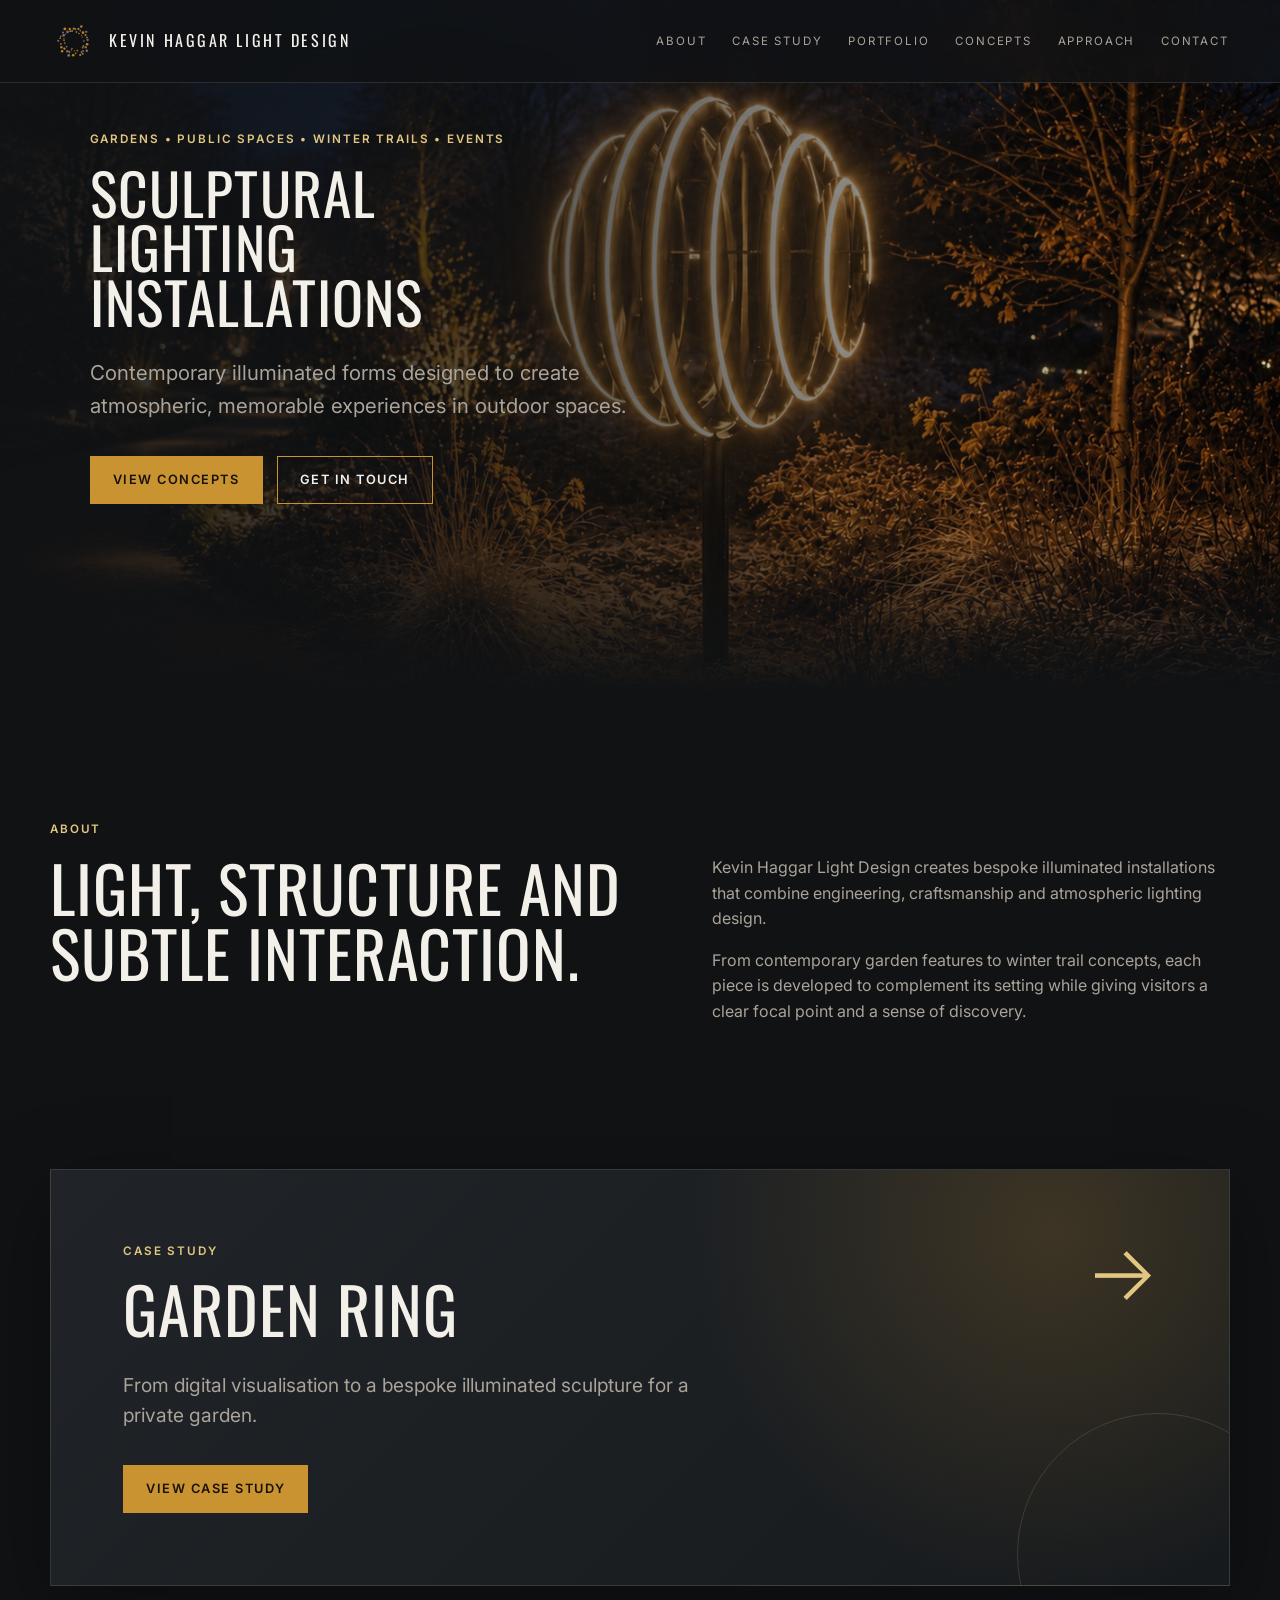
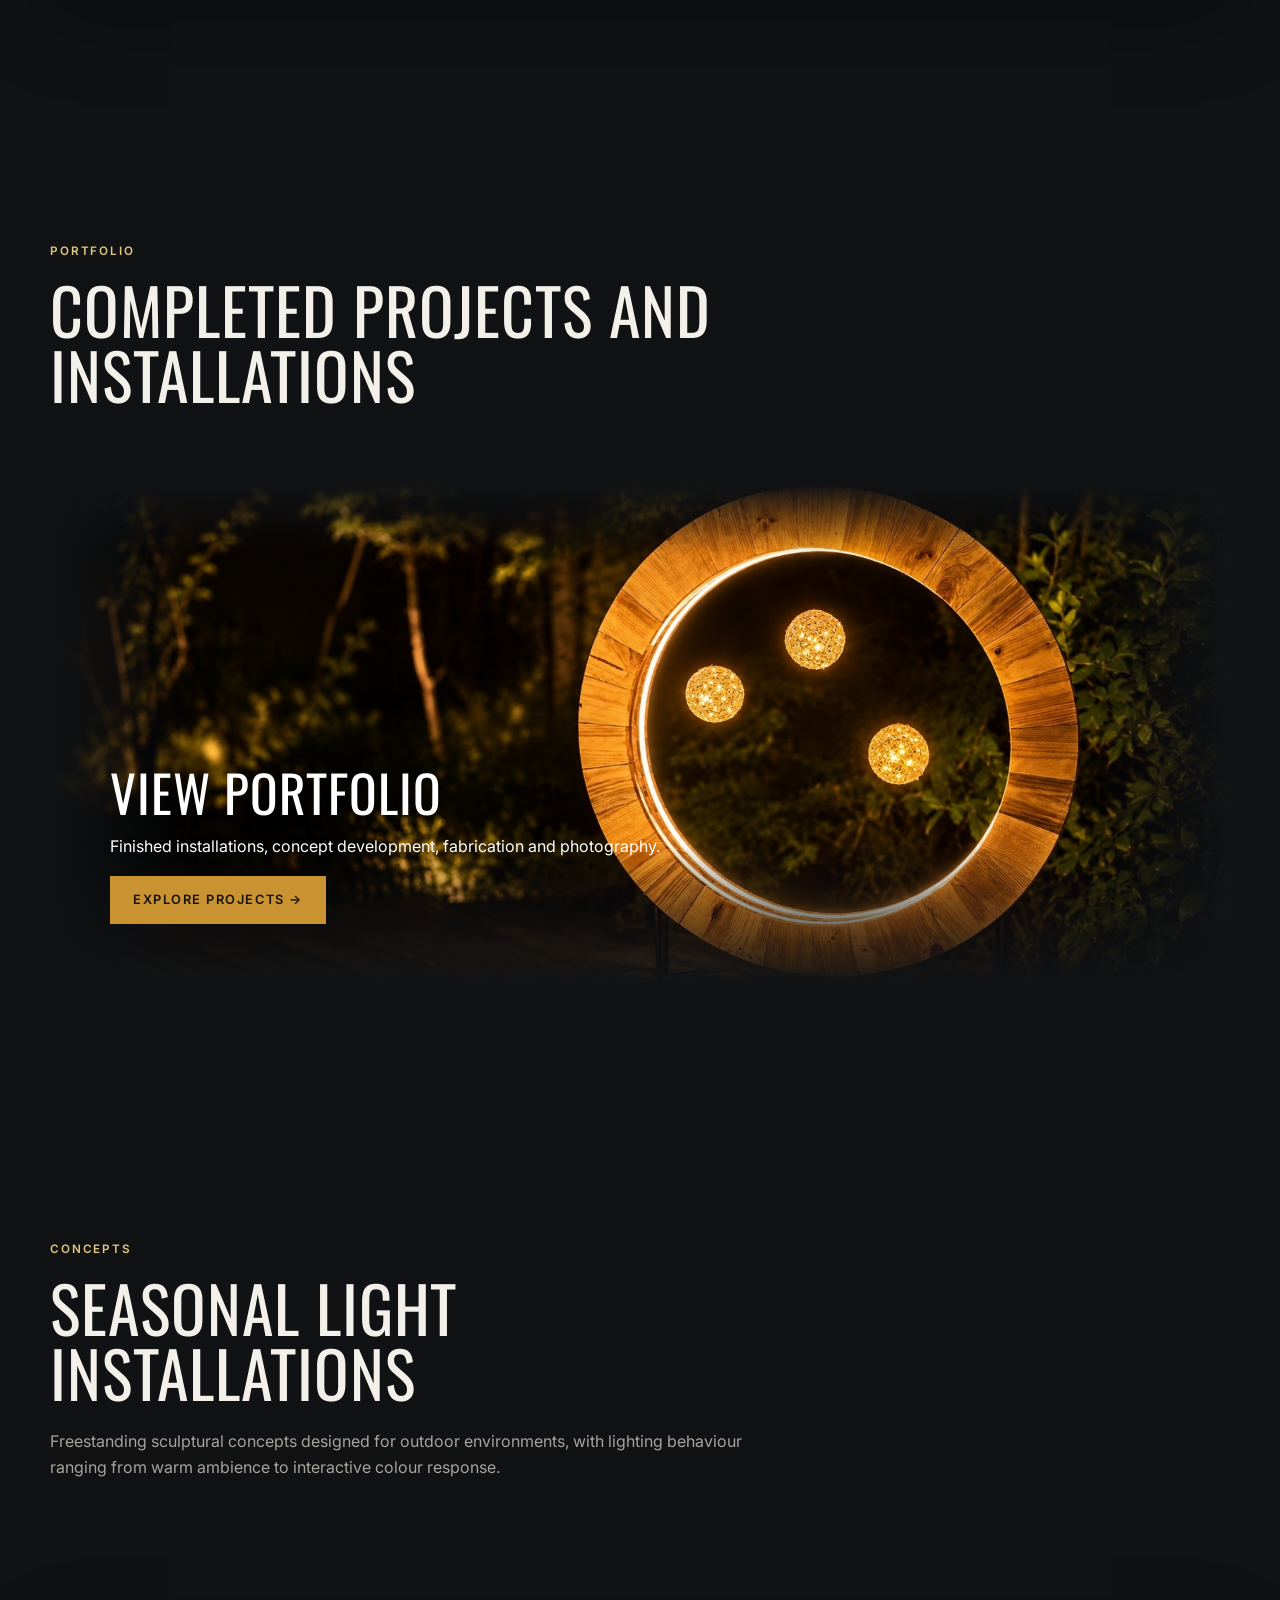
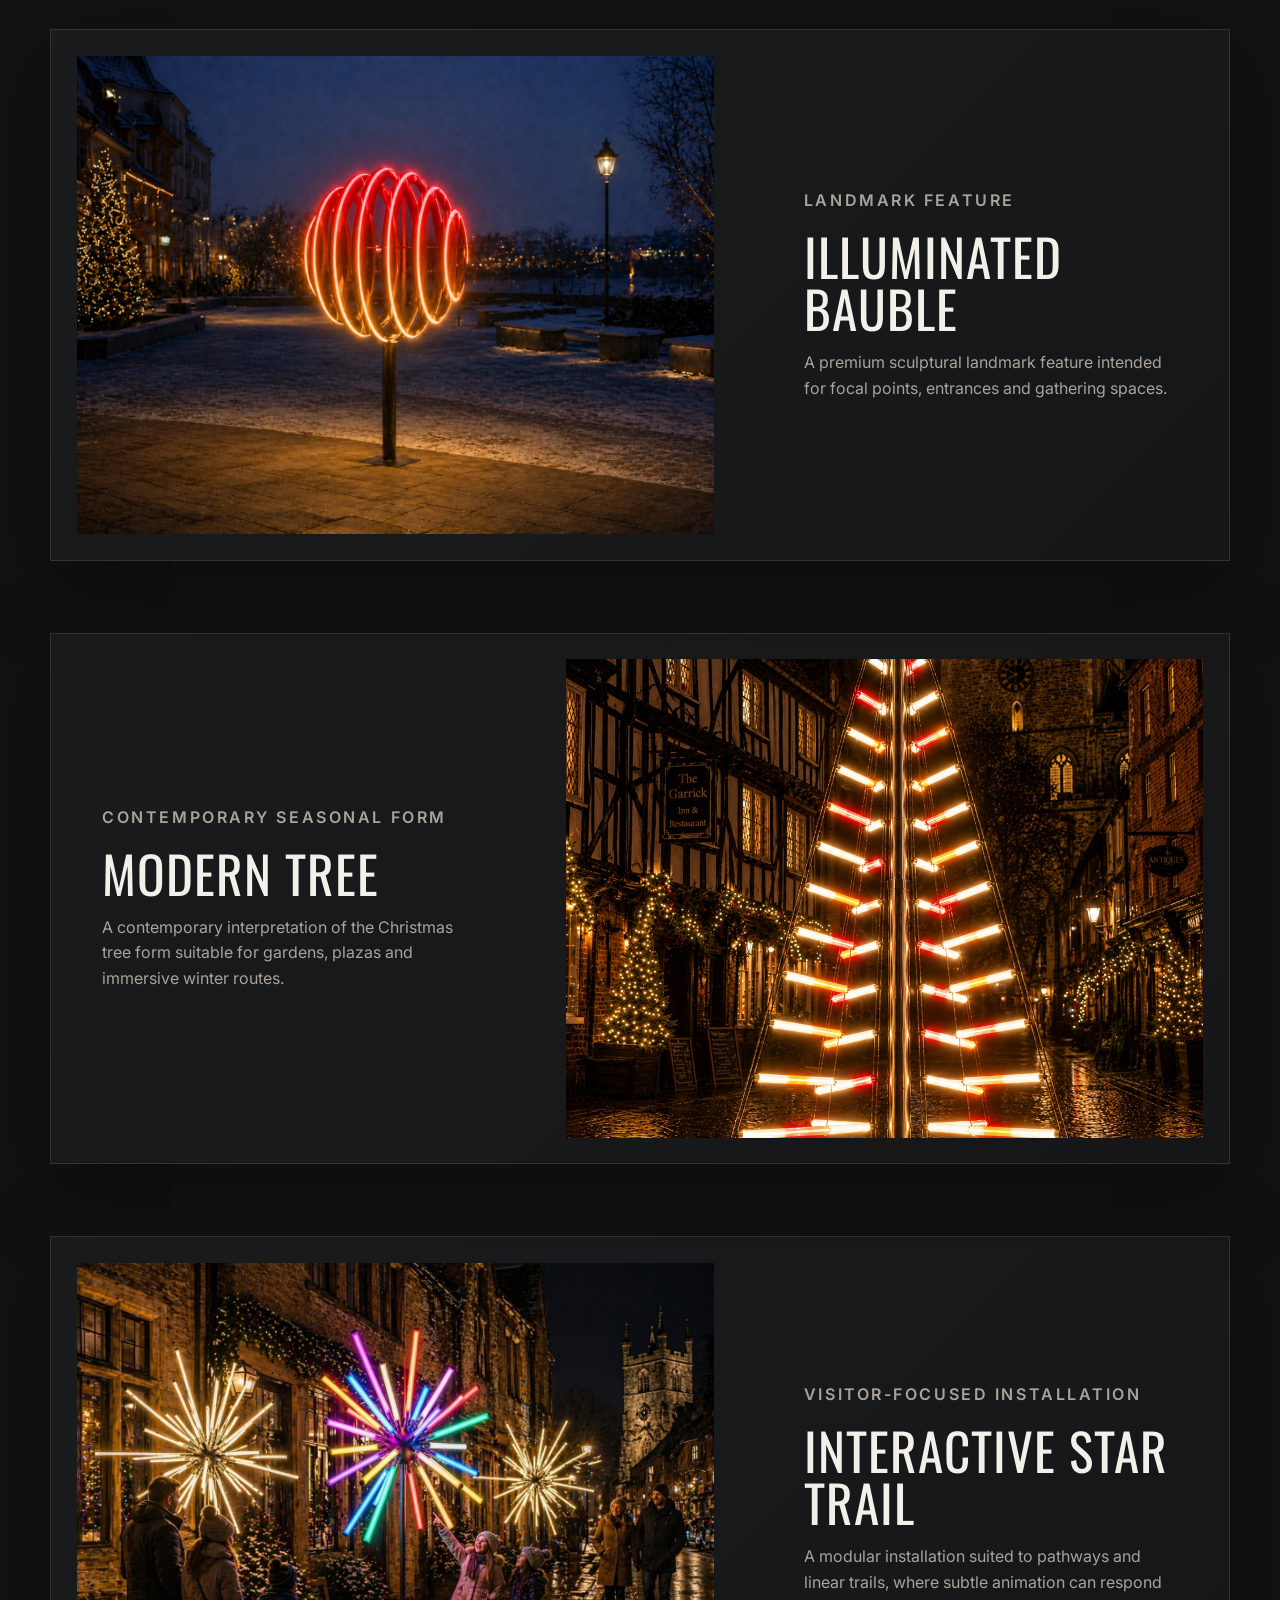
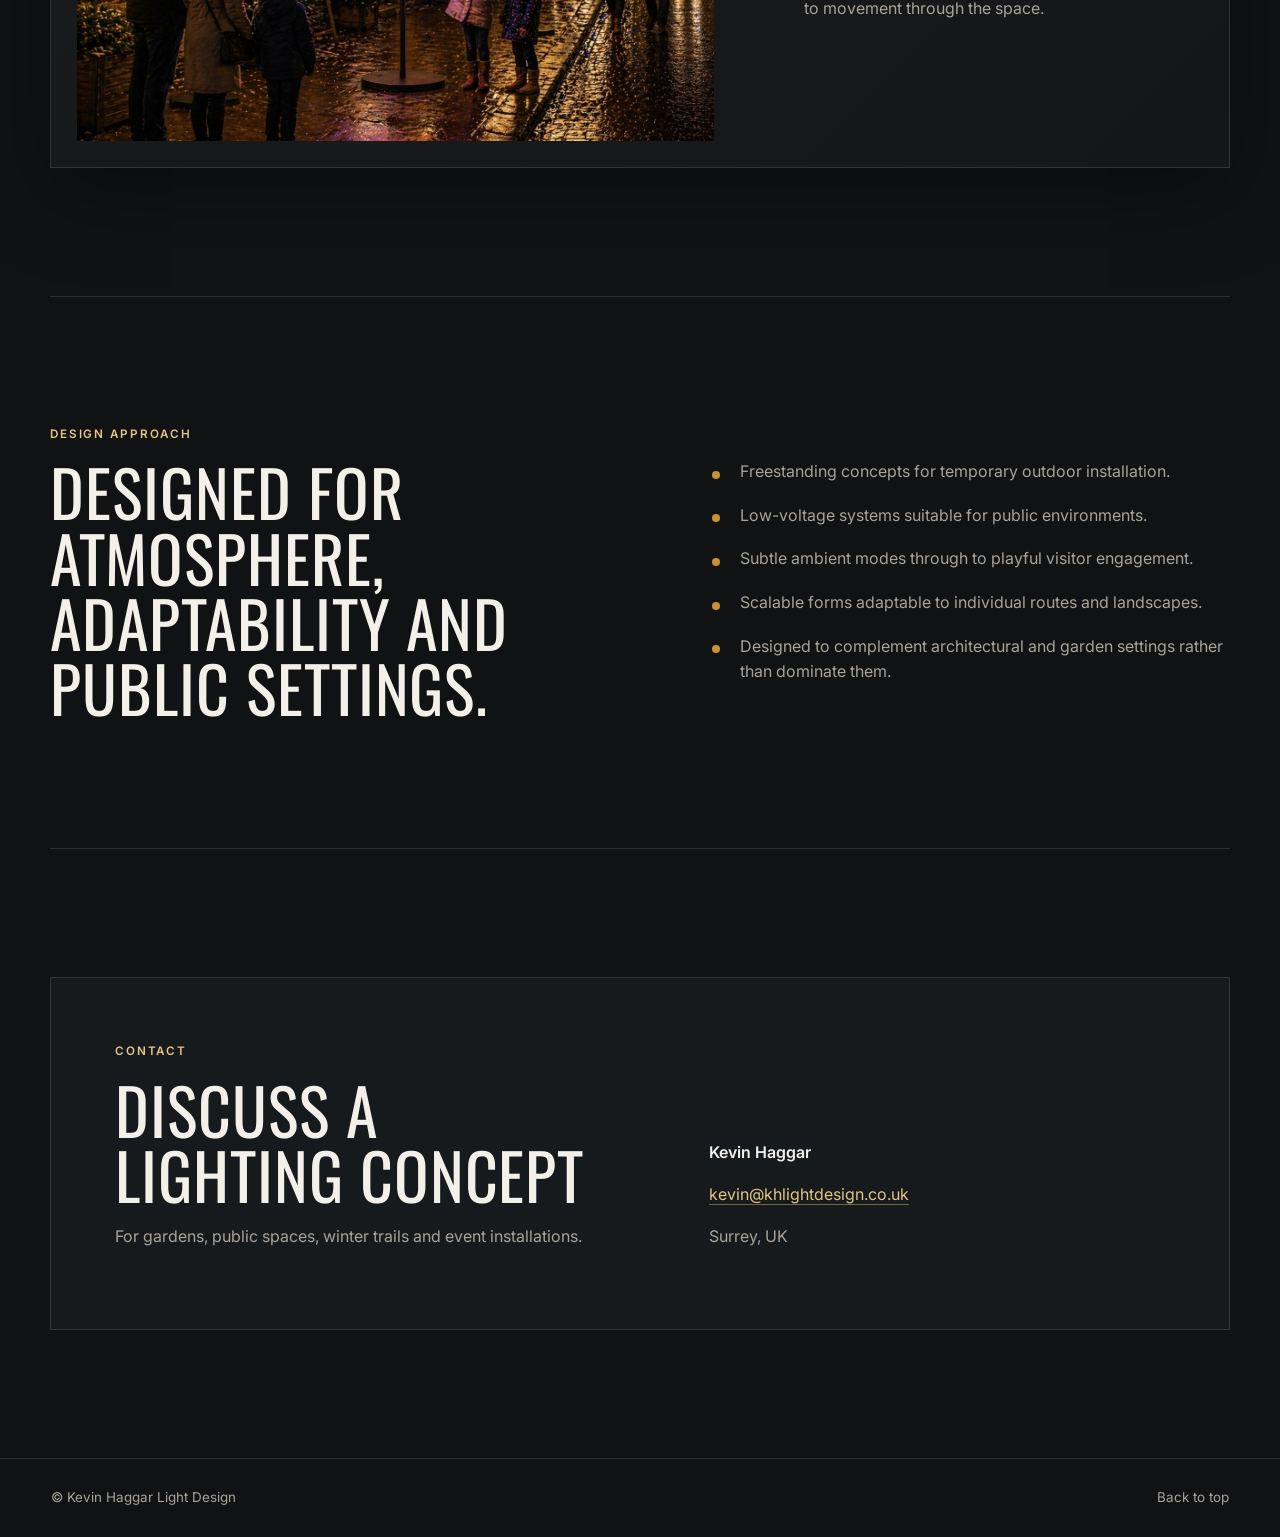
<file: index.html>
<!doctype html>
<html lang="en">
<head>
  <meta charset="utf-8">
  <meta name="viewport" content="width=device-width, initial-scale=1">
  <meta name="description" content="Kevin Haggar Light Design creates sculptural lighting installations for public spaces, gardens, winter trails and events.">
  <title>Kevin Haggar Light Design | Sculptural Lighting Installations</title>
  <link rel="preconnect" href="https://fonts.googleapis.com">
  <link rel="preconnect" href="https://fonts.gstatic.com" crossorigin>
  <link href="https://fonts.googleapis.com/css2?family=Inter:wght@300;400;500;600&family=Oswald:wght@300;400;500&display=swap" rel="stylesheet">
  <link rel="stylesheet" href="styles.css?v=20261103">
</head>
<body>
  <header class="site-header">
    <a class="brand" href="#top" aria-label="KH Light Design home">
      <img src="images/logo-icon.svg" alt="" class="brand-mark">
      <span class="brand-text">Kevin Haggar Light Design</span>
    </a>
    <nav class="site-nav" aria-label="Primary navigation">
      <a href="#about">About</a>
      <a href="#case-study">Case study</a>
      <a href="#portfolio">Portfolio</a>
      <a href="#concepts">Concepts</a>
      <a href="#approach">Approach</a>
      <a href="#contact">Contact</a>
    </nav>
  </header>

  <main id="top">
    <section class="hero" aria-label="Introduction">
      <div class="hero-image" role="img" aria-label="Illuminated sculptural bauble in a winter landscape"></div>
      <div class="hero-content">
        <p class="eyebrow">Gardens • Public Spaces • Winter Trails • Events</p>
        <h1>Sculptural lighting installations</h1>
        <p class="hero-lede">Contemporary illuminated forms designed to create atmospheric, memorable experiences in outdoor spaces.</p>
        <div class="hero-actions">
          <a class="button" href="#concepts">View concepts</a>
          <a class="button button-secondary" href="#contact">Get in touch</a>
        </div>
      </div>
    </section>

    <section class="section intro" id="about">
      <div class="section-kicker">About</div>
      <div class="intro-grid">
        <h2>Light, structure and subtle interaction.</h2>
        <div>
          <p>Kevin Haggar Light Design creates bespoke illuminated installations that combine engineering, craftsmanship and atmospheric lighting design.</p>
          <p>From contemporary garden features to winter trail concepts, each piece is developed to complement its setting while giving visitors a clear focal point and a sense of discovery.</p>
        </div>
      </div>
    </section>

    <section class="section case-study-feature" id="case-study">
      <a class="case-study-link" href="case-study.html">
        <div class="case-study-heading">
          <div>
            <p class="section-kicker">Case study</p>
            <h2>Garden Ring</h2>
          </div>
          <span class="case-study-arrow" aria-hidden="true">→</span>
        </div>
        <p class="case-study-intro">From digital visualisation to a bespoke illuminated sculpture for a private garden.</p>
        <span class="button">View case study</span>
      </a>
    </section>

    <section class="section portfolio-preview" id="portfolio">

    <div class="section-heading">
        <div class="section-kicker">Portfolio</div>

        <h2>Completed projects and installations</h2>

    </div>

    <a href="gallery.html" class="portfolio-hero">

        <img src="images/portfolio-preview.jpg"
             alt="Selection of KH Light Design projects">

<div class="portfolio-overlay">
            <h3>View Portfolio</h3>

            <p>
                Finished installations, concept development,
                fabrication and photography.
            </p>

            <span class="button">
                Explore Projects →
            </span>

        </div>

    </a>

</section>

    <section class="section concepts" id="concepts">
      <div class="section-heading">
        <div class="section-kicker">Concepts</div>
        <h2>Seasonal light installations</h2>
        <p>Freestanding sculptural concepts designed for outdoor environments, with lighting behaviour ranging from warm ambience to interactive colour response.</p>
      </div>

      <article class="concept-card">
        <img src="images/bauble.jpg" alt="Illuminated Bauble concept in warm ambient light">
        <div class="concept-copy">
          <p class="eyebrow">Landmark feature</p>
          <h3>Illuminated Bauble</h3>
          <p>A premium sculptural landmark feature intended for focal points, entrances and gathering spaces.</p>
        </div>
      </article>

      <article class="concept-card concept-card-reverse">
        <img src="images/tree.jpg" alt="Modern Tree lighting installation concept">
        <div class="concept-copy">
          <p class="eyebrow">Contemporary seasonal form</p>
          <h3>Modern Tree</h3>
          <p>A contemporary interpretation of the Christmas tree form suitable for gardens, plazas and immersive winter routes.</p>
        </div>
      </article>

      <article class="concept-card">
        <img src="images/startrail.jpg" alt="Interactive Star Trail lighting concept along a winter street">
        <div class="concept-copy">
          <p class="eyebrow">Visitor-focused installation</p>
          <h3>Interactive Star Trail</h3>
          <p>A modular installation suited to pathways and linear trails, where subtle animation can respond to movement through the space.</p>
        </div>
      </article>
    </section>

    <section class="section approach" id="approach">
      <div class="section-kicker">Design approach</div>
      <div class="approach-grid">
        <h2>Designed for atmosphere, adaptability and public settings.</h2>
        <ul class="principles">
          <li>Freestanding concepts for temporary outdoor installation.</li>
          <li>Low-voltage systems suitable for public environments.</li>
          <li>Subtle ambient modes through to playful visitor engagement.</li>
          <li>Scalable forms adaptable to individual routes and landscapes.</li>
          <li>Designed to complement architectural and garden settings rather than dominate them.</li>
        </ul>
      </div>
    </section>

    <section class="section contact" id="contact">
      <div class="contact-panel">
        <div>
          <div class="section-kicker">Contact</div>
          <h2>Discuss a lighting concept</h2>
          <p>For gardens, public spaces, winter trails and event installations.</p>
        </div>
        <div class="contact-details">
          <p><span>Kevin Haggar</span></p>
          <p><a href="mailto:kevin@khlightdesign.co.uk">kevin@khlightdesign.co.uk</a></p>
          <p>Surrey, UK</p>
        </div>
      </div>
    </section>
  </main>

  <footer class="site-footer">
    <span>© Kevin Haggar Light Design</span>
    <a href="#top">Back to top</a>
  </footer>
</body>
</html>
</file>
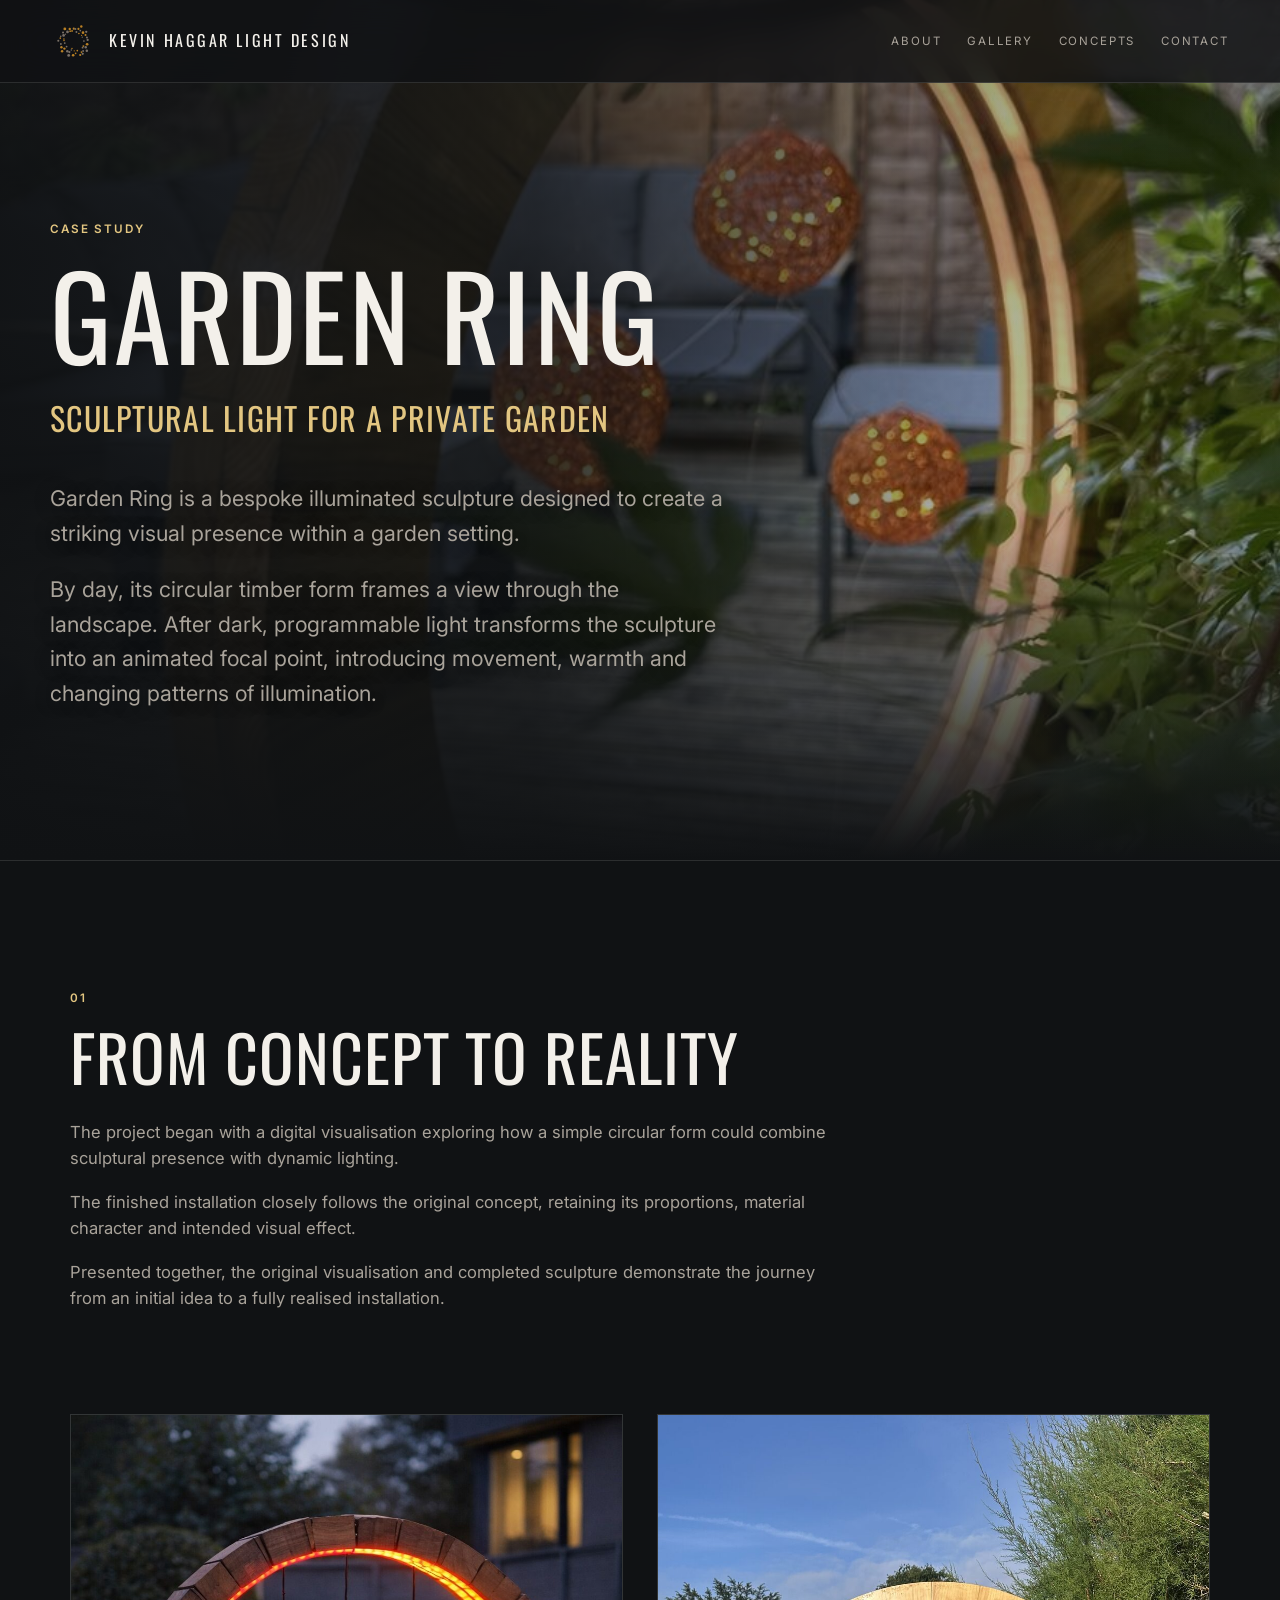
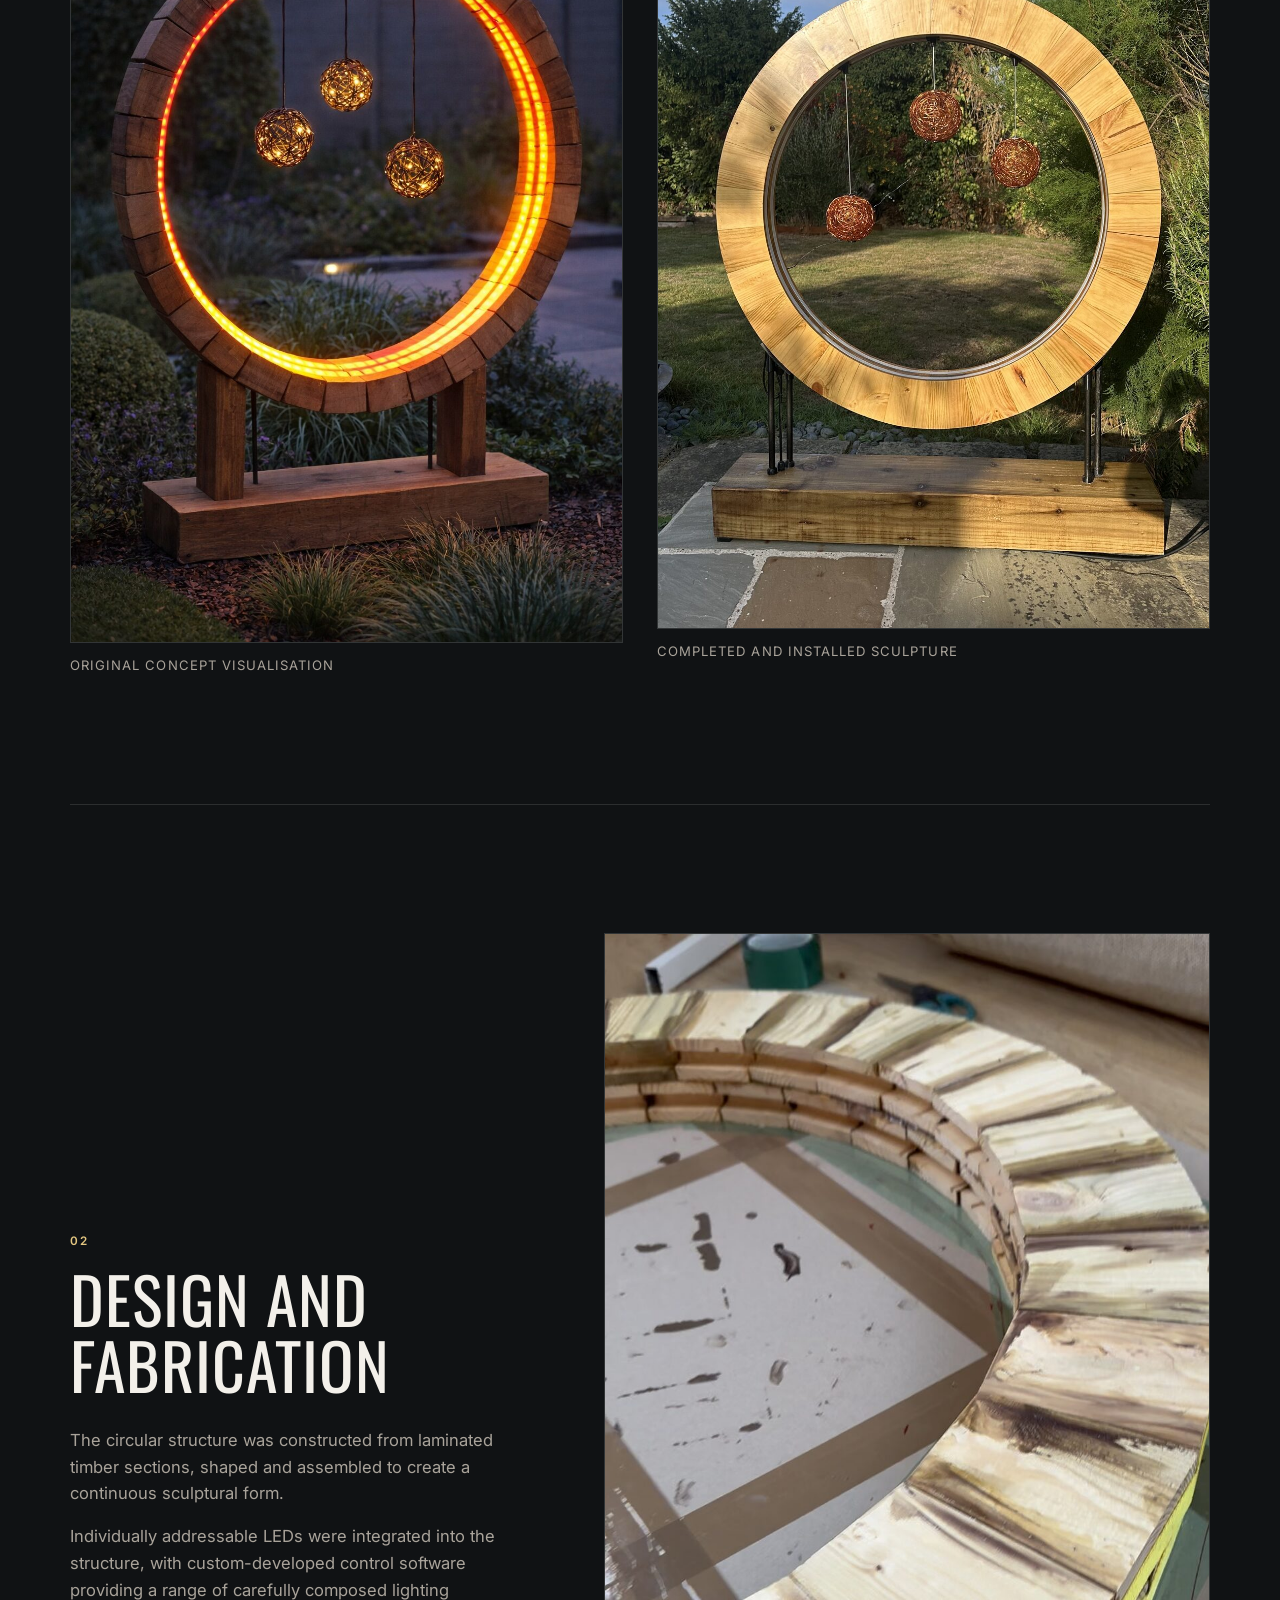
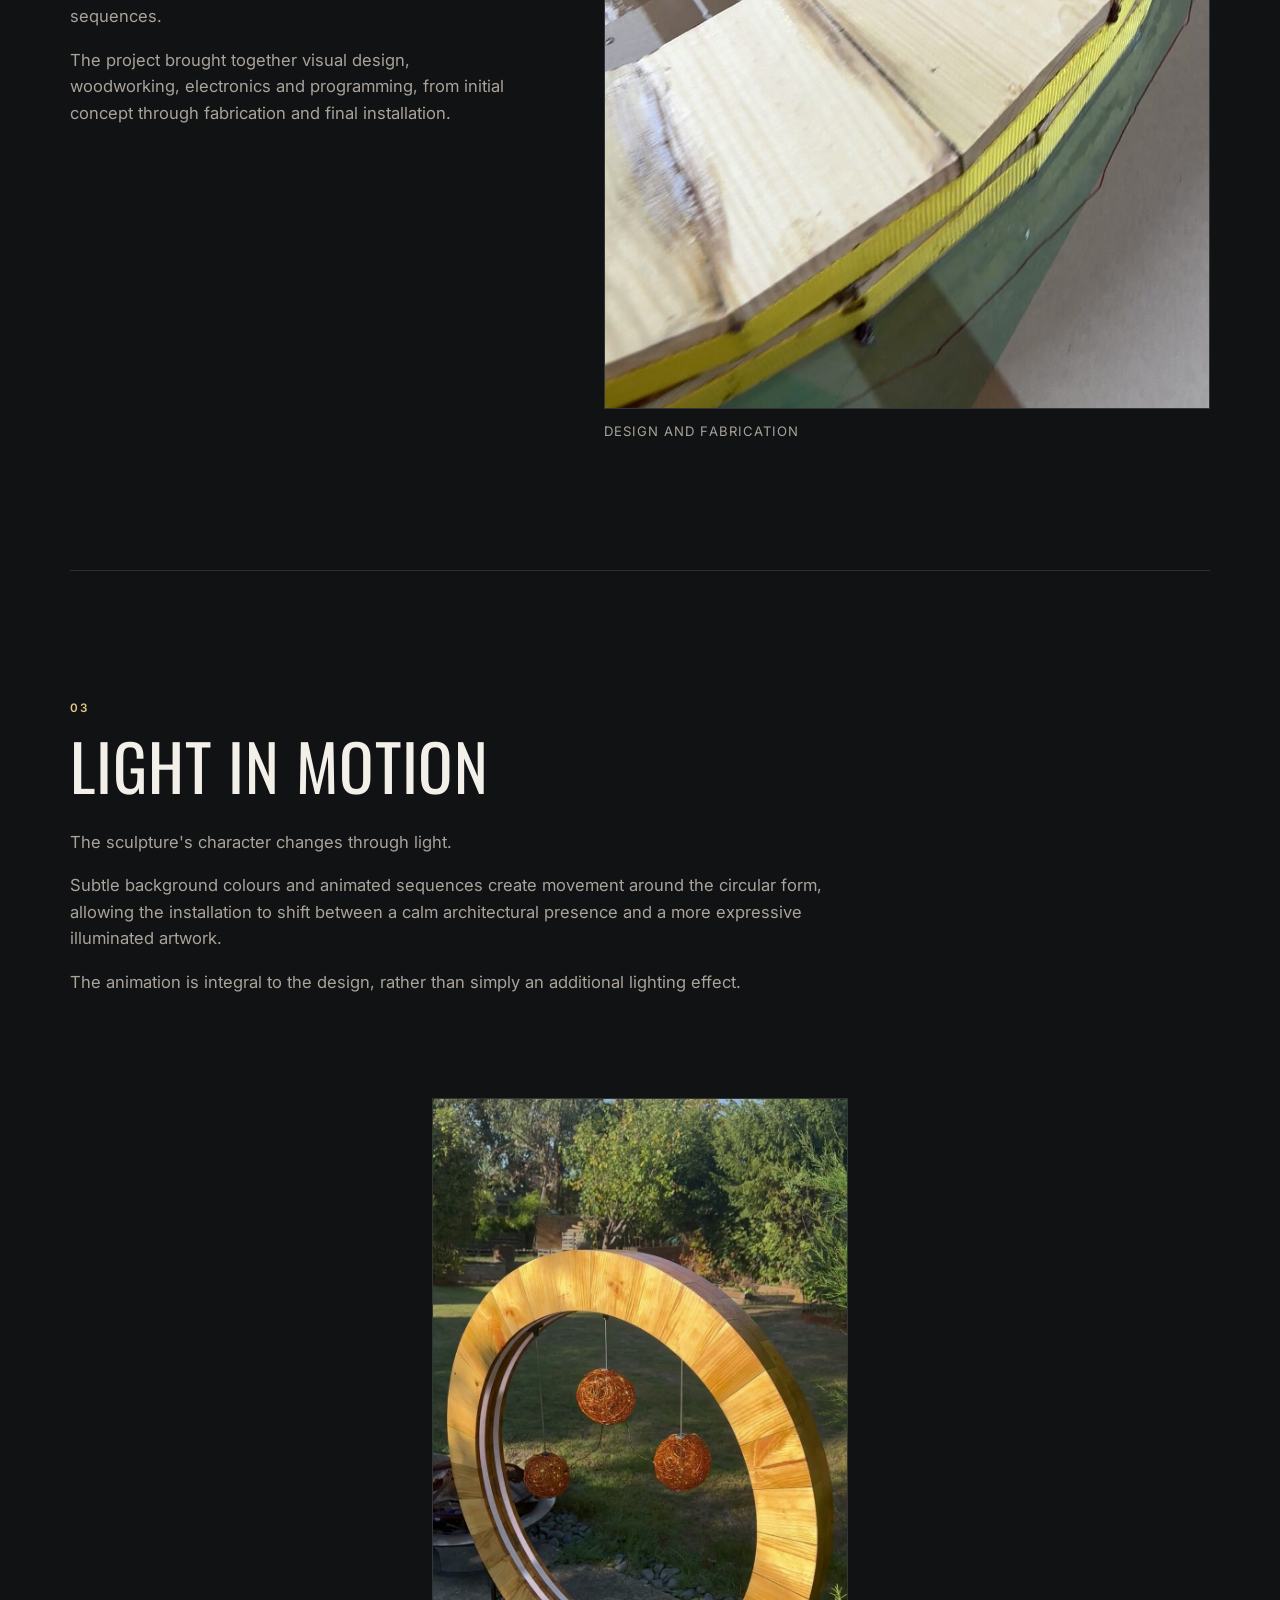
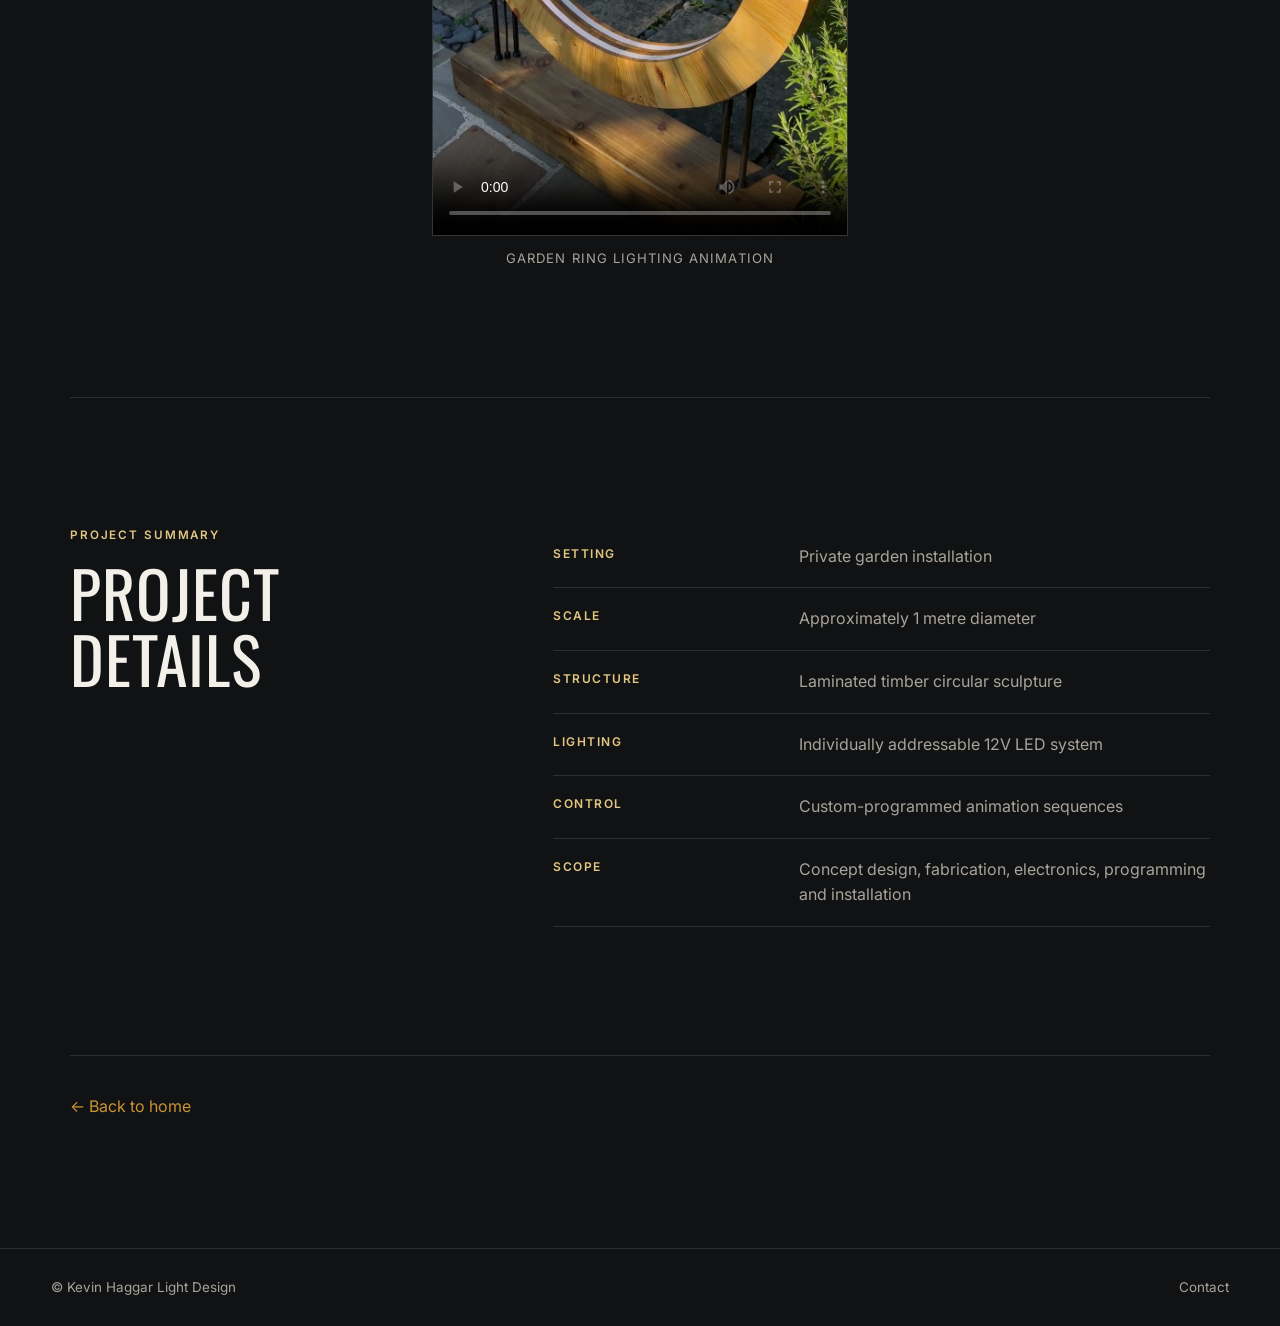
<file: case-study.html>
<!doctype html>
<html lang="en">
<head>
  <meta charset="utf-8">
  <meta name="viewport" content="width=device-width, initial-scale=1">
  <meta name="description" content="Garden Ring: a bespoke illuminated timber sculpture designed and made for a private garden.">
  <title>Garden Ring Case Study | Kevin Haggar Light Design</title>
  <link rel="preconnect" href="https://fonts.googleapis.com">
  <link rel="preconnect" href="https://fonts.gstatic.com" crossorigin>
  <link href="https://fonts.googleapis.com/css2?family=Inter:wght@300;400;500;600&family=Oswald:wght@300;400;500&display=swap" rel="stylesheet">
  <link rel="stylesheet" href="styles.css?v=20261103">
</head>
<body>
  <header class="site-header">
    <a class="brand" href="index.html" aria-label="Kevin Haggar Light Design home">
      <img src="images/logo-icon.svg" alt="" class="brand-mark">
      <span class="brand-text">Kevin Haggar Light Design</span>
    </a>
    <nav class="site-nav" aria-label="Primary navigation">
      <a href="index.html#about">About</a>
      <a href="gallery.html">Gallery</a>
      <a href="index.html#concepts">Concepts</a>
      <a href="index.html#contact">Contact</a>
    </nav>
  </header>

  <main>
    <section class="case-study-hero">
      <div class="case-study-hero-image" role="img" aria-label="Garden Ring sculpture illuminated in a private garden at night"></div>
      <div class="case-study-hero-content">
        <p class="eyebrow">Case study</p>
        <h1>Garden Ring</h1>
        <p class="case-study-subtitle">Sculptural light for a private garden</p>
        <p class="page-intro">Garden Ring is a bespoke illuminated sculpture designed to create a striking visual presence within a garden setting.</p>
        <p class="page-intro">By day, its circular timber form frames a view through the landscape. After dark, programmable light transforms the sculpture into an animated focal point, introducing movement, warmth and changing patterns of illumination.</p>
      </div>
    </section>

    <article class="case-study-body">
      <section class="case-study-section">
        <div class="case-study-copy">
          <p class="section-kicker">01</p>
          <h2>From Concept to Reality</h2>
          <p>The project began with a digital visualisation exploring how a simple circular form could combine sculptural presence with dynamic lighting.</p>
          <p>The finished installation closely follows the original concept, retaining its proportions, material character and intended visual effect.</p>
          <p>Presented together, the original visualisation and completed sculpture demonstrate the journey from an initial idea to a fully realised installation.</p>
        </div>
        <div class="case-study-media-pair">
          <figure>
            <img src="images/case-study/garden-ring/image-01.jpg" alt="Original Garden Ring concept visualisation">
            <figcaption>Original concept visualisation</figcaption>
          </figure>
          <figure>
            <img src="images/case-study/garden-ring/image-02.jpg" alt="Completed Garden Ring sculpture installed in a private garden">
            <figcaption>Completed and installed sculpture</figcaption>
          </figure>
        </div>
      </section>

      <section class="case-study-section case-study-section-split">
        <div class="case-study-copy">
          <p class="section-kicker">02</p>
          <h2>Design and Fabrication</h2>
          <p>The circular structure was constructed from laminated timber sections, shaped and assembled to create a continuous sculptural form.</p>
          <p>Individually addressable LEDs were integrated into the structure, with custom-developed control software providing a range of carefully composed lighting sequences.</p>
          <p>The project brought together visual design, woodworking, electronics and programming, from initial concept through fabrication and final installation.</p>
        </div>
        <figure class="case-study-media-single">
          <img src="images/case-study/garden-ring/image-03.jpg" alt="Garden Ring during design and fabrication">
          <figcaption>Design and fabrication</figcaption>
        </figure>
      </section>

      <section class="case-study-section">
        <div class="case-study-copy">
          <p class="section-kicker">03</p>
          <h2>Light in Motion</h2>
          <p>The sculpture's character changes through light.</p>
          <p>Subtle background colours and animated sequences create movement around the circular form, allowing the installation to shift between a calm architectural presence and a more expressive illuminated artwork.</p>
          <p>The animation is integral to the design, rather than simply an additional lighting effect.</p>
        </div>
        <figure class="case-study-video-placeholder">
          <video controls playsinline preload="metadata" poster="images/case-study/garden-ring/video-01-poster.jpg">
            <source src="images/case-study/garden-ring/video-01.mp4" type="video/mp4">
            Your browser does not support embedded video.
          </video>
          <figcaption>Garden Ring lighting animation</figcaption>
        </figure>
      </section>

      <section class="case-study-details">
        <div>
          <p class="section-kicker">Project summary</p>
          <h2>Project Details</h2>
        </div>
        <dl>
          <div><dt>Setting</dt><dd>Private garden installation</dd></div>
          <div><dt>Scale</dt><dd>Approximately 1 metre diameter</dd></div>
          <div><dt>Structure</dt><dd>Laminated timber circular sculpture</dd></div>
          <div><dt>Lighting</dt><dd>Individually addressable 12V LED system</dd></div>
          <div><dt>Control</dt><dd>Custom-programmed animation sequences</dd></div>
          <div><dt>Scope</dt><dd>Concept design, fabrication, electronics, programming and installation</dd></div>
        </dl>
      </section>

      <a class="text-link case-study-back" href="index.html#case-study">← Back to home</a>
    </article>
  </main>

  <footer class="site-footer">
    <span>© Kevin Haggar Light Design</span>
    <a href="index.html#contact">Contact</a>
  </footer>
</body>
</html>
</file>
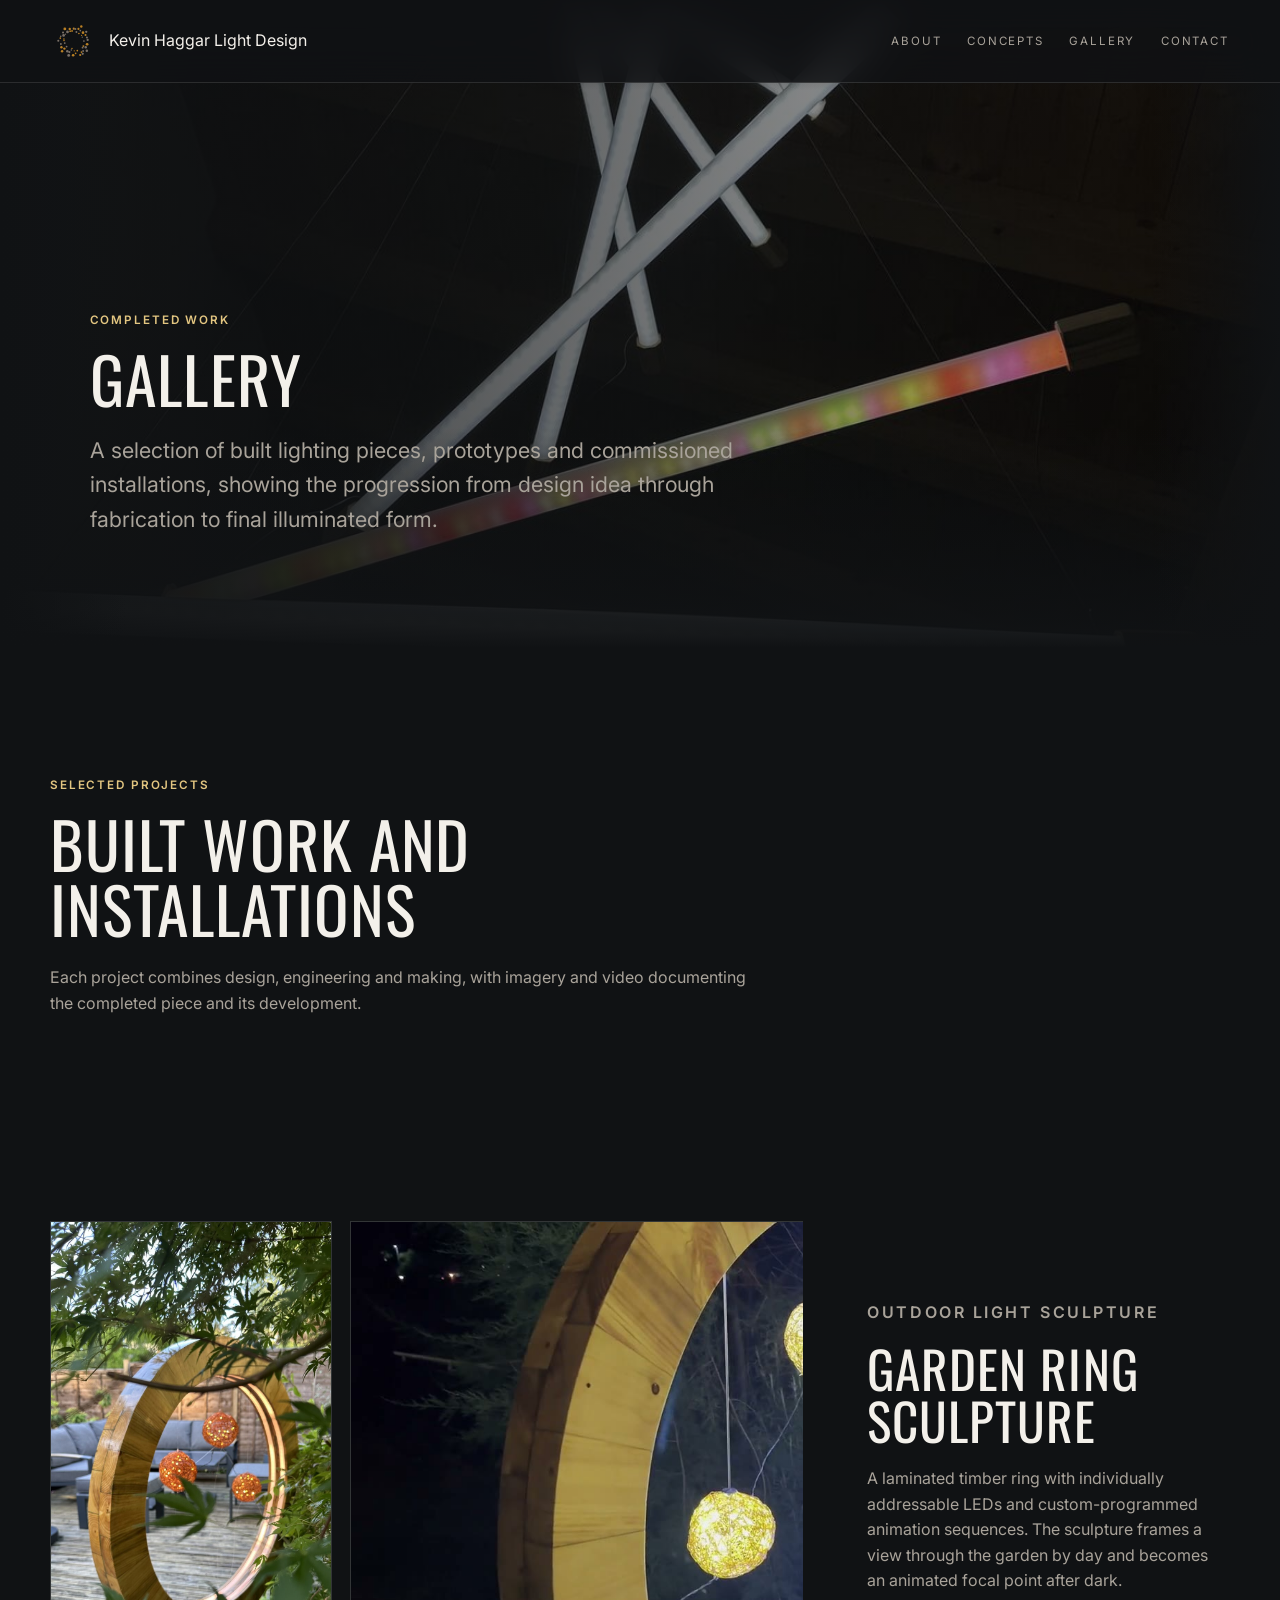
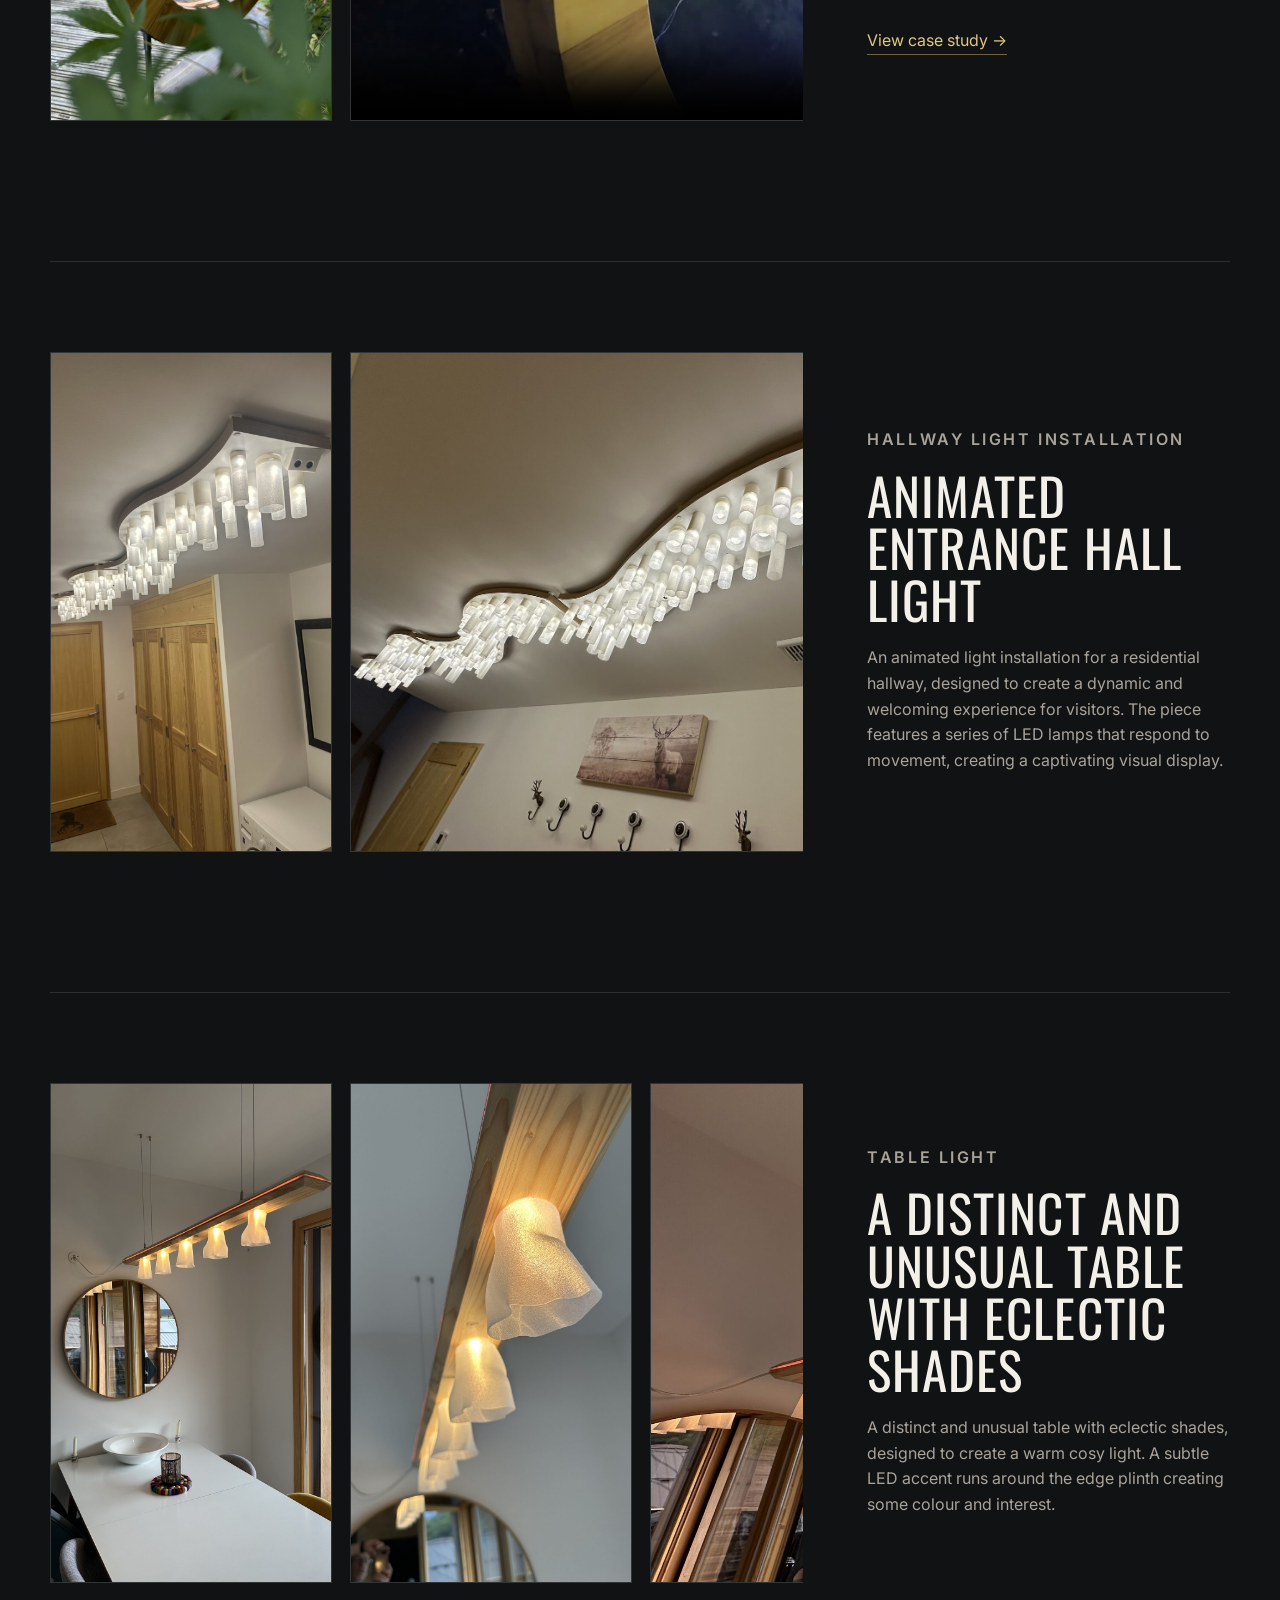
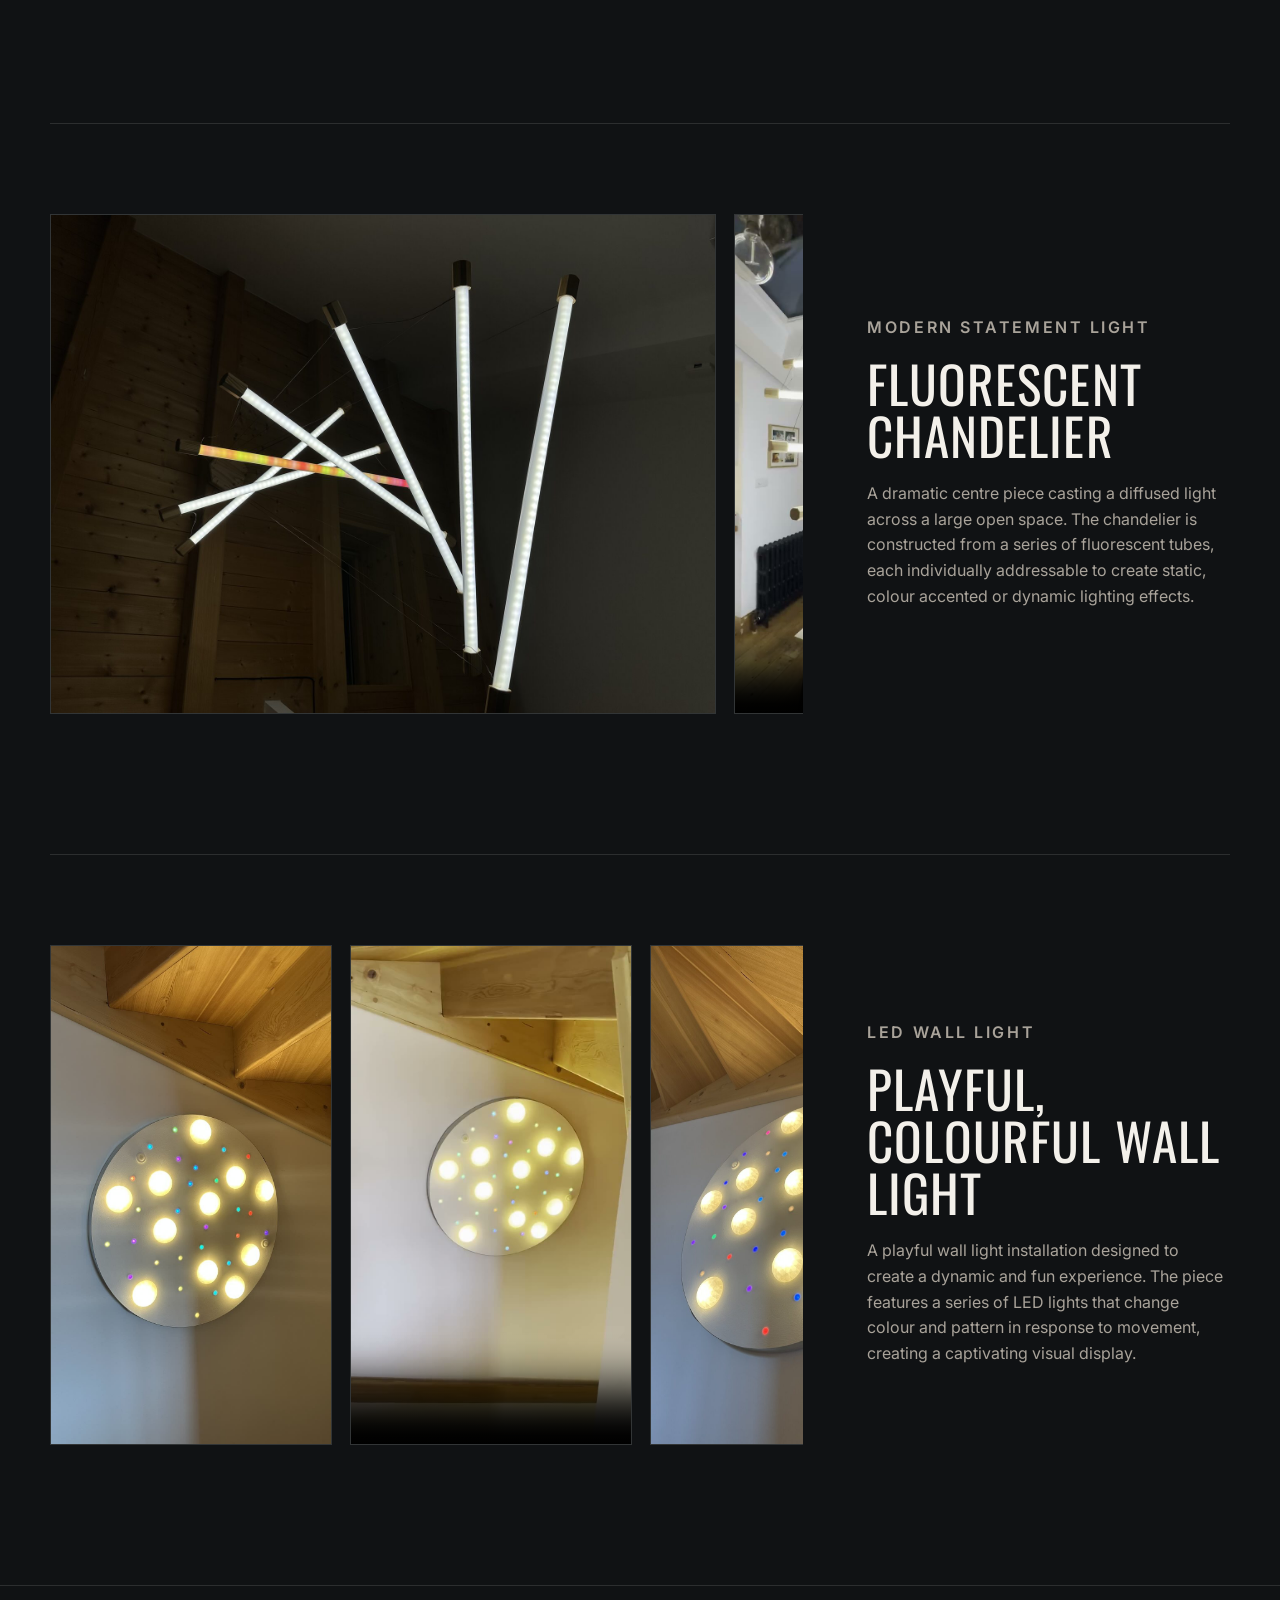
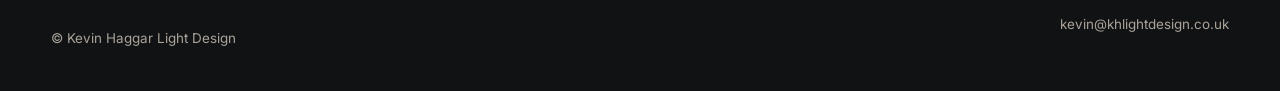
<file: gallery.html>
<!DOCTYPE html>

<html lang="en">
<head>
<meta charset="utf-8"/>
<meta content="width=device-width, initial-scale=1" name="viewport"/>
<title>Gallery | Kevin Haggar Light Design</title>
<meta content="A gallery of completed lighting installations and sculptural lighting work by Kevin Haggar Light Design." name="description"/>
<link href="https://fonts.googleapis.com" rel="preconnect"/>
<link crossorigin="" href="https://fonts.gstatic.com" rel="preconnect"/>
<link href="https://fonts.googleapis.com/css2?family=Inter:wght@400;500;600&amp;family=Oswald:wght@400;500;600&amp;display=swap" rel="stylesheet"/>
<link href="styles.css?v=20261103" rel="stylesheet"/>
</head>
<body>
<header class="site-header">
<a aria-label="Kevin Haggar Light Design home" class="brand" href="index.html">
<img alt="" class="brand-mark" src="images/logo-icon.svg"/>
<span>Kevin Haggar Light Design</span>
</a>
<nav aria-label="Primary navigation" class="site-nav">
<a href="index.html#about">About</a>
<a href="index.html#concepts">Concepts</a>
<a href="gallery.html">Gallery</a>
<a href="index.html#contact">Contact</a>
</nav>
</header>
<main>
<section class="gallery-hero">
<div class="gallery-hero-image" style="background-image:
           linear-gradient(90deg, rgba(16,18,20,.92), rgba(16,18,20,.28)),
           url('images/gallery-hero.jpg');">
</div>
<div class="gallery-hero-content">
<p class="eyebrow">Completed Work</p>
<h1>Gallery</h1>
<p class="page-intro">
        A selection of built lighting pieces, prototypes and commissioned installations,
        showing the progression from design idea through fabrication to final illuminated form.
      </p>
</div>
</section>
<section class="section gallery-projects">
<div class="section-heading">
<div class="section-kicker">Selected Projects</div>
<h2>Built work and installations</h2>
<p>
        Each project combines design, engineering and making, with imagery and video documenting
        the completed piece and its development.
      </p>
</div>
<!-- DUPLICATE THIS ENTIRE ARTICLE FOR EACH NEW PROJECT -->
<article class="gallery-project">
<div aria-label="Garden Ring Sculpture media" class="project-media-scroller">
<img alt="Garden Ring Sculpture illuminated at night" src="images/projects/garden-ring/image-01.jpg"/>
<video aria-label="Garden Ring illuminated at night" controls="" loop="" muted="" playsinline="" poster="images/projects/garden-ring/image-02-poster.jpg" preload="metadata">
<source src="images/projects/garden-ring/image-02.mp4?v=20261103-sdr" type="video/mp4"/>

            Your browser does not support video.

        </video>
<video aria-label="Animated lighting around the Garden Ring sculpture" controls="" loop="" muted="" playsinline="" poster="images/projects/garden-ring/image-03-poster.jpg" preload="metadata">
<source src="images/projects/garden-ring/image-03.mp4?v=20261103-sdr" type="video/mp4"/>

            Your browser does not support video.

        </video>
<img alt="Garden Ring sculpture installed in the garden" src="images/projects/garden-ring/image-04.jpg"/>
</div>
<div class="gallery-project-copy">
<p class="eyebrow">Outdoor Light Sculpture</p>
<h3>Garden Ring Sculpture</h3>
<p>
          A laminated timber ring with individually addressable LEDs and custom-programmed
          animation sequences. The sculpture frames a view through the garden by day and
          becomes an animated focal point after dark.
        </p>
<a class="text-link" href="case-study.html">View case study →</a>
</div>
</article>
<article class="gallery-project">
<div aria-label="Hallway Light Installation" class="project-media-scroller">
<img alt="Animated Hallway Light" src="images/projects/wave/image-05.jpg"/>
<img alt="Animated Hallway Light" src="images/projects/wave/image-01.jpg"/>
<video controls="" loop="" muted="" playsinline="" poster="images/projects/wave/image-04.jpg" preload="metadata">
<source src="images/projects/wave/image-04.mp4?v=20261103-sdr" type="video/mp4"/>

            Your browser does not support video.

        </video>
<img alt="Close view of the illuminated chandelier" src="images/projects/wave/image-03.jpg"/>
</div>
<div class="gallery-project-copy">
<p class="eyebrow">Hallway Light Installation</p>
<h3>Animated Entrance Hall Light</h3>
<p>
          An animated light installation for a residential hallway, designed to create a dynamic and welcoming experience for visitors. The piece features a series of LED lamps that respond to movement, creating a captivating visual display.
        </p>
</div>
</article>
<article class="gallery-project">
<div aria-label="Table Light Installation" class="project-media-scroller">
<img alt="Table Light Installation" src="images/projects/table/image-01.jpg"/>
<img alt="Table Light Installation" src="images/projects/table/image-02.jpg"/>
<img alt="Table Light Installation" src="images/projects/table/image-03.jpg"/>
</div>
<div class="gallery-project-copy">
<p class="eyebrow">Table Light</p>
<h3>A distinct and unusual table with eclectic shades</h3>
<p>
          A distinct and unusual table with eclectic shades, designed to create a warm cosy light. A subtle LED accent runs around the edge plinth creating some colour and interest.
        </p>
</div>
</article>
<article class="gallery-project">
<div aria-label="Modern Fluorescent Chandelier" class="project-media-scroller">
<img alt="Modern Fluorescent Chandelier" src="images/projects/fl-chandelier/image-01.jpg"/>
<video controls="" loop="" muted="" playsinline="" poster="images/projects/fl-chandelier/image-03.jpg" preload="metadata">
<source src="images/projects/fl-chandelier/image-03.mp4?v=20261103-sdr" type="video/mp4"/>

            Your browser does not support video.

        </video>
<img alt="Close view of the illuminated chandelier" src="images/projects/fl-chandelier/image-02.jpg"/>
<video controls="" loop="" muted="" playsinline="" poster="images/projects/fl-chandelier/image-04.jpg" preload="metadata">
<source src="images/projects/fl-chandelier/image-04.mp4?v=20261103-sdr" type="video/mp4"/>

            Your browser does not support video.

        </video>
</div>
<div class="gallery-project-copy">
<p class="eyebrow">Modern Statement Light</p>
<h3>Fluorescent Chandelier</h3>
<p>
          A dramatic centre piece casting a diffused light across a large open space. 
          The chandelier is constructed from a series of fluorescent tubes, each individually addressable to create static, colour accented or dynamic lighting effects.
        </p>
</div>
</article>
<article class="gallery-project">
<div aria-label="Wall Light Installation" class="project-media-scroller">
<img alt="Animated Hallway Light" src="images/projects/daydream/image-01.jpg"/>
<video controls="" loop="" muted="" playsinline="" poster="images/projects/daydream/image-03.jpg" preload="metadata">
<source src="images/projects/daydream/image-03.mp4?v=20261103-sdr" type="video/mp4"/>

            Your browser does not support video.

        </video>
<img alt="Animated Hallway Light" src="images/projects/daydream/image-02.jpg"/>
</div>
<div class="gallery-project-copy">
<p class="eyebrow">LED Wall Light</p>
<h3>Playful, Colourful Wall light</h3>
<p>
          A playful wall light installation designed to create a dynamic and fun experience. The piece features a series of LED lights that change colour and pattern in response to movement, creating a captivating visual display.
        </p>
</div>
</article>
<!-- END PROJECT TEMPLATE -->
</section>
</main>
<footer class="site-footer">
<p>© Kevin Haggar Light Design</p>
<a href="mailto:kevin@khlightdesign.co.uk">kevin@khlightdesign.co.uk</a>
</footer>
<script>
const galleryVideos = document.querySelectorAll(".project-media-scroller video");

const videoObserver = new IntersectionObserver(
  (entries) => {
    entries.forEach((entry) => {
      const video = entry.target;

      if (entry.isIntersecting) {
        video.play().catch(() => {
          // Some browsers may block autoplay until the user interacts.
        });
      } else {
        video.pause();
      }
    });
  },
  { threshold: 0.5 }
);

galleryVideos.forEach((video) => {
  videoObserver.observe(video);
});
</script></body>
</html>
</file>
<file: styles.css>
:root {
  --background: #101214;
  --surface: #171a1d;
  --surface-soft: #202428;
  --text: #f3f0ea;
  --muted: #a9a39a;
  --gold: #c99332;
  --gold-soft: #e3c681;
  --taupe: #7d746a;
  --line: rgba(243, 240, 234, 0.12);
  --shadow: 0 24px 80px rgba(0, 0, 0, 0.35);
}


* {
  box-sizing: border-box;
}

html {
  scroll-behavior: smooth;
}

body {
  margin: 0;
  background: var(--background);
  color: var(--text);
  font-family: "Inter", system-ui, -apple-system, BlinkMacSystemFont, "Segoe UI", sans-serif;
  font-size: 16px;
  line-height: 1.6;
}

img {
  display: block;
  max-width: 100%;
}

a {
  color: inherit;
  text-decoration: none;
}

.site-header {
  position: fixed;
  z-index: 20;
  top: 0;
  left: 0;
  right: 0;
  display: flex;
  align-items: center;
  justify-content: space-between;
  gap: 24px;
  padding: 18px clamp(20px, 4vw, 56px);
  background: rgba(16, 18, 20, 0.82);
  border-bottom: 1px solid var(--line);
  backdrop-filter: blur(18px);
}

.brand {
  display: flex;
  align-items: center;
  gap: 12px;
  min-width: max-content;
}

.brand-mark {
  width: 46px;
  height: 46px;
}

.brand-text,
.site-nav,
.eyebrow,
.section-kicker {
  letter-spacing: 0.16em;
  text-transform: uppercase;
}

.brand-text {
  font-family: "Oswald", sans-serif;
  font-size: 1rem;
  color: var(--text);
}

.site-nav {
  display: flex;
  gap: clamp(14px, 2vw, 30px);
  font-size: 0.72rem;
  color: var(--muted);
}

.site-nav a:hover,
.site-nav a:focus-visible {
  color: var(--gold-soft);
}

.hero {
  position: relative;
  min-height: 100vh;
  display: grid;
  align-items: center;
  isolation: isolate;
  overflow: hidden;
  padding-top: 60px;
}

.hero-image {
  position: absolute;
  inset: 0;
  z-index: -2;
  background-image: linear-gradient(90deg, rgba(16, 18, 20, 0.95) 0%, rgba(16, 18, 20, 0.72) 38%, rgba(16, 18, 20, 0.18) 100%), url("images/hero.jpg");
  background-size: cover;
  background-position: center;
  transform: scale(1.02);
}

.hero::after {
  content: "";
  position: absolute;
  inset: auto 0 0 0;
  height: 18vh;
  z-index: -1;
  background: linear-gradient(0deg, var(--background), rgba(16, 18, 20, 0));
}

.hero-content {
  width: min(760px, calc(100% - 40px));
  margin: 0 clamp(20px, 7vw, 96px) clamp(56px, 12vh, 120px);

}

.eyebrow,
.section-kicker {
  margin: 0 0 16px;
  color: var(--gold-soft);
  font-size: 0.73rem;
  font-weight: 600;
}

h1,
h2,
h3 {
  margin: 0;
  font-family: "Oswald", sans-serif;
  font-weight: 400;
  line-height: 1.02;
  text-transform: uppercase;
}

h1 {
    max-width: 500px;
    font-size: clamp(3rem, 5vw, 5rem);
    letter-spacing: 0.02em;
}

h2 {
  font-size: clamp(2.2rem, 5vw, 5.2rem);
  letter-spacing: 0.015em;
}

h3 {
  font-size: clamp(2rem, 4vw, 4rem);
  letter-spacing: 0.02em;
}

.hero-lede {
  max-width: 540px;
  margin: 28px 0 0;
  color: var(--muted);
  font-size: clamp(1.05rem, 1.6vw, 1.35rem);
}

.hero-actions {
  display: flex;
  flex-wrap: wrap;
  gap: 14px;
  margin-top: 34px;
}

.button {
  display: inline-flex;
  align-items: center;
  justify-content: center;
  min-height: 48px;
  padding: 0 22px;
  border: 1px solid var(--gold);
  background: var(--gold);
  color: #17120a;
  font-size: 0.8rem;
  font-weight: 600;
  letter-spacing: 0.12em;
  text-transform: uppercase;
}

.button:hover {
  background: var(--gold-soft);
  border-color: var(--gold-soft);
}

.button-secondary {
  background: transparent;
  color: var(--text);
}

.button-secondary:hover {
  color: #17120a;
}

.section {
  width: min(1180px, calc(100% - 40px));
  margin: 0 auto;
  padding: clamp(70px, 10vw, 140px) 0;
}

.intro-grid,
.approach-grid,
.contact-panel {
  display: grid;
  grid-template-columns: 1.05fr 0.95fr;
  gap: clamp(32px, 7vw, 90px);
  align-items: start;
}

.intro p,
.section-heading p,
.concept-copy p,
.approach li,
.contact p {
  color: var(--muted);
  font-size: clamp(1rem, 1.25vw, 1.18rem);
}

.intro p:first-child {
  margin-top: 0;
}

.section-heading {
  max-width: 720px;
  margin-bottom: clamp(38px, 6vw, 78px);
}

.section-heading p {
  margin: 24px 0 0;
}

.case-study-feature {
  padding-top: 0;
}

.case-study-link {
  position: relative;
  display: block;
  overflow: hidden;
  padding: clamp(30px, 6vw, 72px);
  background:
    radial-gradient(circle at 85% 15%, rgba(201, 147, 50, 0.2), transparent 34%),
    linear-gradient(135deg, var(--surface-soft), var(--surface));
  border: 1px solid var(--line);
  box-shadow: var(--shadow);
}

.case-study-link::after {
  content: "";
  position: absolute;
  right: -70px;
  bottom: -110px;
  width: 280px;
  height: 280px;
  border: 1px solid rgba(227, 198, 129, 0.16);
  border-radius: 50%;
  pointer-events: none;
}

.case-study-heading {
  position: relative;
  z-index: 1;
  display: flex;
  align-items: flex-start;
  justify-content: space-between;
  gap: 30px;
}

.case-study-heading h2 {
  max-width: 760px;
}

.case-study-arrow {
  color: var(--gold-soft);
  font-size: clamp(2.5rem, 6vw, 5rem);
  font-weight: 300;
  line-height: 0.8;
  transition: transform 0.25s ease;
}

.case-study-intro {
  position: relative;
  z-index: 1;
  max-width: 620px;
  margin: 28px 0 34px;
  color: var(--muted);
  font-size: clamp(1rem, 1.5vw, 1.25rem);
}

.case-study-link .button {
  position: relative;
  z-index: 1;
}

.case-study-link:hover .case-study-arrow {
  transform: translateX(8px);
}

.case-study-hero {
  position: relative;
  isolation: isolate;
  display: grid;
  align-items: end;
  min-height: min(900px, 92vh);
  overflow: hidden;
  padding: clamp(150px, 18vw, 220px) 20px clamp(80px, 10vw, 130px);
  border-bottom: 1px solid var(--line);
}

.case-study-hero-image {
  position: absolute;
  inset: 0;
  z-index: -2;
  background: url("images/projects/garden-ring/image-01.jpg") 72% 52% / cover no-repeat;
  transform: scale(1.015);
}

.case-study-hero::after {
  content: "";
  position: absolute;
  inset: 0;
  z-index: -1;
  pointer-events: none;
  background:
    linear-gradient(90deg, rgba(16, 18, 20, 0.98) 0%, rgba(16, 18, 20, 0.83) 42%, rgba(16, 18, 20, 0.18) 78%),
    linear-gradient(0deg, var(--background) 0%, rgba(16, 18, 20, 0.12) 38%, rgba(16, 18, 20, 0.28) 100%);
}

.case-study-hero-content,
.case-study-body {
  width: min(1180px, 100%);
  margin: 0 auto;
}

.case-study-hero h1 {
  max-width: 820px;
  font-size: clamp(4rem, 9vw, 8rem);
}

.case-study-subtitle {
  margin: 20px 0 38px;
  color: var(--gold-soft);
  font-family: "Oswald", sans-serif;
  font-size: clamp(1.35rem, 2.5vw, 2rem);
  letter-spacing: 0.04em;
  text-transform: uppercase;
}

.case-study-hero .page-intro + .page-intro {
  margin-top: 18px;
}

.case-study-hero .page-intro {
  text-shadow: 0 2px 18px rgba(0, 0, 0, 0.45);
}

.case-study-body {
  padding: 0 20px clamp(80px, 10vw, 140px);
}

.case-study-section {
  display: grid;
  gap: clamp(38px, 7vw, 86px);
  padding: clamp(80px, 10vw, 140px) 0;
  border-bottom: 1px solid var(--line);
}

.case-study-section-split {
  grid-template-columns: minmax(0, 0.85fr) minmax(0, 1.15fr);
  align-items: center;
}

.case-study-copy {
  max-width: 760px;
}

.case-study-copy h2,
.case-study-details h2 {
  margin-bottom: 30px;
  font-size: clamp(2.6rem, 5vw, 5rem);
}

.case-study-copy p:not(.section-kicker) {
  color: var(--muted);
  font-size: clamp(1rem, 1.3vw, 1.18rem);
}

.case-study-media-pair {
  display: grid;
  grid-template-columns: repeat(2, minmax(0, 1fr));
  gap: clamp(18px, 3vw, 34px);
}

.case-study-section figure {
  margin: 0;
}

.case-study-section figure img {
  width: 100%;
  height: auto;
  background: var(--surface);
  border: 1px solid var(--line);
}

.case-study-section figcaption {
  padding-top: 12px;
  color: var(--muted);
  font-size: 0.82rem;
  letter-spacing: 0.08em;
  text-transform: uppercase;
}

.case-study-video-placeholder {
  display: grid;
  justify-items: center;
}

.case-study-video-placeholder video {
  display: block;
  width: auto;
  max-width: 100%;
  max-height: min(780px, 82vh);
  background: var(--surface);
  border: 1px solid var(--line);
}

.case-study-details {
  display: grid;
  grid-template-columns: minmax(0, 0.75fr) minmax(0, 1.25fr);
  gap: clamp(38px, 7vw, 90px);
  padding: clamp(80px, 10vw, 140px) 0;
  border-bottom: 1px solid var(--line);
}

.case-study-details dl {
  margin: 0;
}

.case-study-details dl div {
  display: grid;
  grid-template-columns: minmax(110px, 0.35fr) minmax(0, 0.65fr);
  gap: 24px;
  padding: 18px 0;
  border-bottom: 1px solid var(--line);
}

.case-study-details dt {
  color: var(--gold-soft);
  font-size: 0.75rem;
  font-weight: 600;
  letter-spacing: 0.12em;
  text-transform: uppercase;
}

.case-study-details dd {
  margin: 0;
  color: var(--muted);
}

.case-study-back {
  display: inline-block;
  margin-top: 38px;
}

@media (max-width: 760px) {
  .case-study-hero {
    min-height: 92vh;
    padding-top: 130px;
  }

  .case-study-hero-image {
    background-position: 58% 50%;
  }

  .case-study-hero::after {
    background:
      linear-gradient(180deg, rgba(16, 18, 20, 0.25) 0%, rgba(16, 18, 20, 0.7) 48%, var(--background) 100%),
      linear-gradient(90deg, rgba(16, 18, 20, 0.78), rgba(16, 18, 20, 0.16));
  }

  .case-study-section-split,
  .case-study-details,
  .case-study-media-pair {
    grid-template-columns: 1fr;
  }

  .case-study-section-split .case-study-copy {
    order: 0;
  }

  .case-study-details dl div {
    grid-template-columns: 1fr;
    gap: 6px;
  }

}

.concepts {
  display: grid;
  gap: clamp(36px, 6vw, 72px);
}

.concept-card {
  display: grid;
  grid-template-columns: minmax(0, 1.2fr) minmax(320px, 0.8fr);
  gap: clamp(24px, 5vw, 64px);
  align-items: center;
  padding: clamp(18px, 2vw, 28px);
  background: linear-gradient(135deg, rgba(255,255,255,0.04), rgba(255,255,255,0.015));
  border: 1px solid var(--line);
  box-shadow: var(--shadow);
}

.concept-card-reverse {
  grid-template-columns: minmax(320px, 0.8fr) minmax(0, 1.2fr);
}

.concept-card-reverse img {
  grid-column: 2;
}

.concept-card-reverse .concept-copy {
  grid-column: 1;
  grid-row: 1;
}

.concept-card img {
  width: 100%;
  aspect-ratio: 4 / 3;
  object-fit: cover;
  background: var(--surface-soft);
}

.concept-copy {
  padding: clamp(10px, 2vw, 26px);
}

.concept-copy p:last-child {
  margin-bottom: 0;
}

.approach {
  border-top: 1px solid var(--line);
  border-bottom: 1px solid var(--line);
}

.principles {
  display: grid;
  gap: 18px;
  margin: 0;
  padding: 0;
  list-style: none;
}

.principles li {
  position: relative;
  padding-left: 28px;
}

.principles li::before {
  content: "";
  position: absolute;
  top: 0.72em;
  left: 0;
  width: 8px;
  height: 8px;
  border-radius: 50%;
  background: var(--gold);
}

.contact-panel {
  padding: clamp(30px, 5vw, 64px);
  background: var(--surface);
  border: 1px solid var(--line);
}

.contact-details {
  align-self: end;
}

.contact-details span {
  color: var(--text);
  font-weight: 600;
}

.contact-details a {
  color: var(--gold-soft);
  border-bottom: 1px solid rgba(227, 198, 129, 0.45);
}

.site-footer {
  display: flex;
  justify-content: space-between;
  gap: 20px;
  padding: 28px clamp(20px, 4vw, 56px);
  border-top: 1px solid var(--line);
  color: var(--muted);
  font-size: 0.84rem;
}

.site-footer a:hover {
  color: var(--gold-soft);
}

@media (max-width: 860px) {
  .site-header {
    position: absolute;
    flex-direction: column;
    align-items: stretch;
    gap: 12px;
    padding: 16px 20px;
  }

  .site-nav {
    display: grid;
    grid-template-columns: repeat(3, max-content);
    justify-content: start;
    gap: 8px 20px;
    width: 100%;
    padding-top: 12px;
    border-top: 1px solid var(--line);
    font-size: 0.66rem;
    line-height: 1.4;
  }

  .brand-mark {
    width: 40px;
    height: 40px;
  }

  .hero-image {
    background-image: linear-gradient(180deg, rgba(16, 18, 20, 0.35) 0%, rgba(16, 18, 20, 0.92) 72%), url("images/hero.jpg");
    background-position: center;
  }

  .hero-content {
    margin-bottom: 56px;
  }

  .intro-grid,
  .approach-grid,
  .contact-panel,
  .concept-card,
  .concept-card-reverse {
    grid-template-columns: 1fr;
  }

  .concept-card-reverse img,
  .concept-card-reverse .concept-copy {
    grid-column: auto;
    grid-row: auto;
  }

  .concept-card {
    padding: 14px;
  }
}


@media (max-width: 520px) {
  .brand-text {
    font-size: 0.9rem;
  }

  .site-nav {
    grid-template-columns: repeat(2, max-content);
    column-gap: 28px;
  }

  .hero-actions {
    flex-direction: column;
  }

  .button {
    width: 100%;
  }

  .site-footer {
    flex-direction: column;
  }
}

@media (max-width: 899px) {
  .hero {
    align-items: center;
    padding-top: 40px;
  }

  .hero-image {
    background-position: center top;
  }

  .hero::after {
    height: 15vh;
  }
}

@media (min-width: 900px) {
  .hero {
    min-height: 300px;
    height: auto;
    padding-top: 130px;
    padding-bottom: 80px;
    align-items: center;
  }

  .hero h1 {
    font-size: clamp(3rem, 4.5vw, 4.5rem);
    line-height: 0.95;
  }

  .hero-content {
    max-width: 640px;
  }
}


/* Gallery and project pages */

.page-hero {
  padding: 150px 0 70px;
  background: radial-gradient(circle at 70% 20%, rgba(215, 179, 106, 0.12), transparent 35%),
              var(--background);
}

.page-hero h1,
.project-hero h1 {
  max-width: 760px;
  font-size: clamp(3rem, 5vw, 5.5rem);
}

.page-intro {
  max-width: 680px;
  color: var(--muted);
  font-size: clamp(1.05rem, 1.7vw, 1.35rem);
  line-height: 1.6;
}

.project-grid {
  grid-template-columns: repeat(auto-fit, minmax(260px, 1fr));
  gap: 28px;
}

.project-card {
  background: var(--surface);
  border: 1px solid rgba(255,255,255,0.08);
  overflow: hidden;
}

.project-card a {
  color: inherit;
  text-decoration: none;
  display: block;
}

.project-card img {
  width: 100%;
  aspect-ratio: 4 / 3;
  object-fit: cover;
  display: block;
  filter: saturate(0.95);
  transition: transform 0.4s ease, filter 0.4s ease;
}

.project-card:hover img {
  transform: scale(1.03);
  filter: saturate(1.1);
}

.project-card-text {
  padding: 24px;
}

.project-card h2 {
  margin: 8px 0 12px;
  font-size: 1.8rem;
}

.project-card p {
  color: var(--muted);
}

.project-hero {
  position: relative;
  min-height: 74vh;
  display: grid;
  align-items: end;
  isolation: isolate;
  overflow: hidden;
  padding: 150px 0 90px;
}

.project-hero-image {
  position: absolute;
  inset: 0;
  z-index: -2;
  background-size: cover;
  background-position: center;
}

.project-hero::after {
  content: "";
  position: absolute;
  inset: auto 0 0 0;
  height: 35vh;
  z-index: -1;
  background: linear-gradient(0deg, var(--background), rgba(16,18,20,0));
}

.project-detail {
  display: grid;
  grid-template-columns: minmax(0, 1fr) 320px;
  gap: 60px;
  align-items: start;
}

.project-copy h2 {
  margin-top: 0;
}

.project-copy p {
  color: var(--muted);
  line-height: 1.75;
  max-width: 760px;
}

.project-meta {
  border: 1px solid rgba(255,255,255,0.1);
  background: rgba(255,255,255,0.035);
  padding: 28px;
}

.project-meta dl {
  margin: 0;
}

.project-meta div + div {
  margin-top: 22px;
}

.project-meta dt {
  color: var(--gold);
  font-size: 0.78rem;
  letter-spacing: 0.12em;
  text-transform: uppercase;
  margin-bottom: 6px;
}

.project-meta dd {
  margin: 0;
  color: var(--text);
}

.media-grid {
  display: grid;
  grid-template-columns: repeat(12, 1fr);
  gap: 18px;
}

.media-grid img,
.media-grid video {
  width: 100%;
  height: 100%;
  min-height: 260px;
  object-fit: cover;
  display: block;
  background: var(--surface);
}

.media-grid img:nth-child(1),
.media-grid video:nth-child(1) {
  grid-column: span 8;
}

.media-grid img:nth-child(2) {
  grid-column: span 4;
}

.media-grid img:nth-child(3) {
  grid-column: span 6;
}

.media-grid img:nth-child(4),
.media-grid video:nth-child(4) {
  grid-column: span 6;
}

.text-link {
  color: var(--gold);
  text-decoration: none;
}

.text-link:hover {
  text-decoration: underline;
}

@media (max-width: 899px) {
  .page-hero {
    padding: 120px 0 50px;
  }

  .project-hero {
    min-height: 68vh;
    padding: 120px 0 60px;
  }

  .project-detail {
    grid-template-columns: 1fr;
    gap: 32px;
  }

  .project-meta {
    padding: 22px;
  }

  .media-grid {
    grid-template-columns: 1fr;
  }

  .media-grid img,
  .media-grid video,
  .media-grid img:nth-child(1),
  .media-grid img:nth-child(2),
  .media-grid img:nth-child(3),
  .media-grid img:nth-child(4),
  .media-grid video:nth-child(1),
  .media-grid video:nth-child(4) {
    grid-column: auto;
    min-height: 220px;
  }
}

.portfolio-hero {
  position: relative;
  display: block;
  overflow: hidden;
  margin-top: 3rem;
  text-decoration: none;
  color: white;
  background: var(--background);
}

.portfolio-hero img {
  display: block;
  width: 100%;
  height: 500px;
  object-fit: cover;
  transition: transform 0.6s ease;
}

/* Darkens and blends all four edges */
.portfolio-hero::after {
  content: "";
  position: absolute;
  inset: 0;
  pointer-events: none;
  z-index: 1;

  background:
    linear-gradient(
      to right,
      var(--background) 0%,
      transparent 12%,
      transparent 88%,
      var(--background) 100%
    ),
    linear-gradient(
      to bottom,
      var(--background) 0%,
      transparent 14%,
      transparent 72%,
      var(--background) 100%
    );
}

.portfolio-overlay {
  position: absolute;
  inset: 0;
  z-index: 2;

  display: flex;
  flex-direction: column;
  justify-content: flex-end;
  padding: 60px;
  align-items: flex-start;
}

.portfolio-hero:hover img {
  transform: scale(1.04);
}

.portfolio-hero:hover .button {
  transform: translateX(6px);
}

.portfolio-overlay .button {
    width: auto;
    flex: 0 0 auto;
}

/* ===== Gallery page ===== */

.gallery-hero {
  position: relative;
  min-height: 72vh;
  display: grid;
  align-items: end;
  isolation: isolate;
  overflow: hidden;
  padding: 150px clamp(20px, 7vw, 96px) 90px;
}

.gallery-hero-image {
  position: absolute;
  inset: 0;
  z-index: -2;
  background-size: cover;
  background-position: center;
  transform: scale(1.02);
}

.gallery-hero::after {
  content: "";
  position: absolute;
  inset: 0;
  z-index: -1;
  pointer-events: none;
  background:
    linear-gradient(to right,
      var(--background) 0%,
      transparent 10%,
      transparent 90%,
      var(--background) 100%),
    linear-gradient(to bottom,
      var(--background) 0%,
      transparent 14%,
      transparent 66%,
      var(--background) 100%);
}

.gallery-hero-content {
  width: min(720px, 100%);
}

.gallery-hero h1 {
  font-size: clamp(3rem, 5vw, 5rem);
}

.gallery-projects {
  display: grid;
  gap: clamp(70px, 10vw, 130px);
}

.gallery-project {
  display: grid;
  grid-template-columns: minmax(0, 1.35fr) minmax(280px, 0.65fr);
  gap: clamp(28px, 5vw, 64px);
  align-items: center;
}

.gallery-project + .gallery-project {
  padding-top: clamp(50px, 8vw, 90px);
  border-top: 1px solid var(--line);
}


.project-media-scroller {
  display: flex;
  gap: 18px;
  align-items: center;

  overflow-x: auto;
  overflow-y: hidden;

  scroll-snap-type: x mandatory;
  overscroll-behavior-inline: contain;

  padding-bottom: 12px;
}


.project-media-scroller img,
.project-media-scroller video {
  width: auto;
  height: auto;

  max-width: calc(100vw - 40px);
  max-height: min(500px, 60vh);

  object-fit: contain;
  flex: 0 0 auto;
  scroll-snap-align: start;

  background: var(--surface);
  border: 1px solid var(--line);
}


.video-embed {
  position: relative;
  width: 100%;
  aspect-ratio: 16 / 10;
  overflow: hidden;
  background: var(--surface);
  border: 1px solid var(--line);
}

.video-embed iframe {
  position: absolute;
  inset: 0;
  width: 100%;
  height: 100%;
  border: 0;
}

.gallery-project-copy h3 {
  margin-bottom: 20px;
  font-size: clamp(2.2rem, 4vw, 4rem);
}

.gallery-project-copy p {
  color: var(--muted);
  font-size: clamp(1rem, 1.25vw, 1.15rem);
}

.gallery-project-copy .text-link {
  display: inline-block;
  margin-top: 18px;
  color: var(--gold-soft);
  border-bottom: 1px solid rgba(227,198,129,.45);
}

@media (max-width: 860px) {
  .gallery-hero {
    min-height: 66vh;
    padding: 120px 20px 60px;
  }



  .gallery-project {
    grid-template-columns: 1fr;
  }

}
</file>
